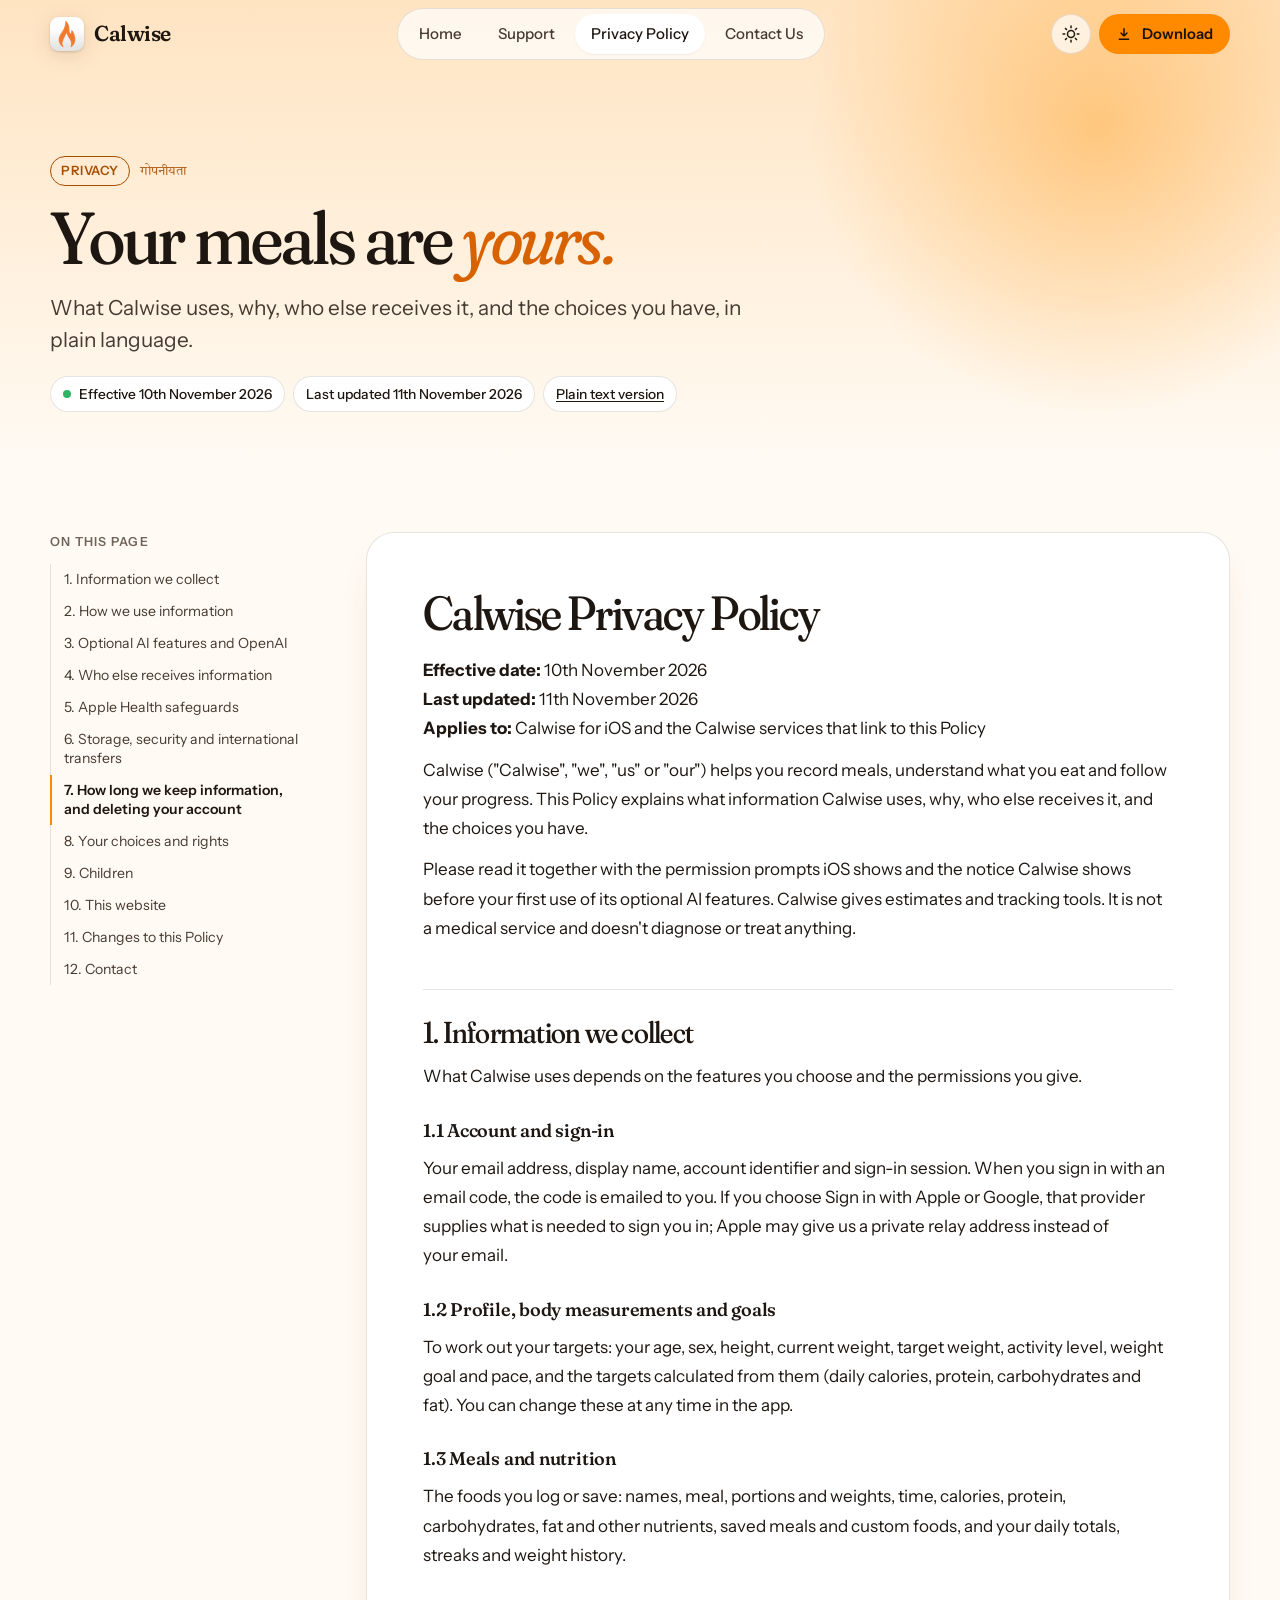
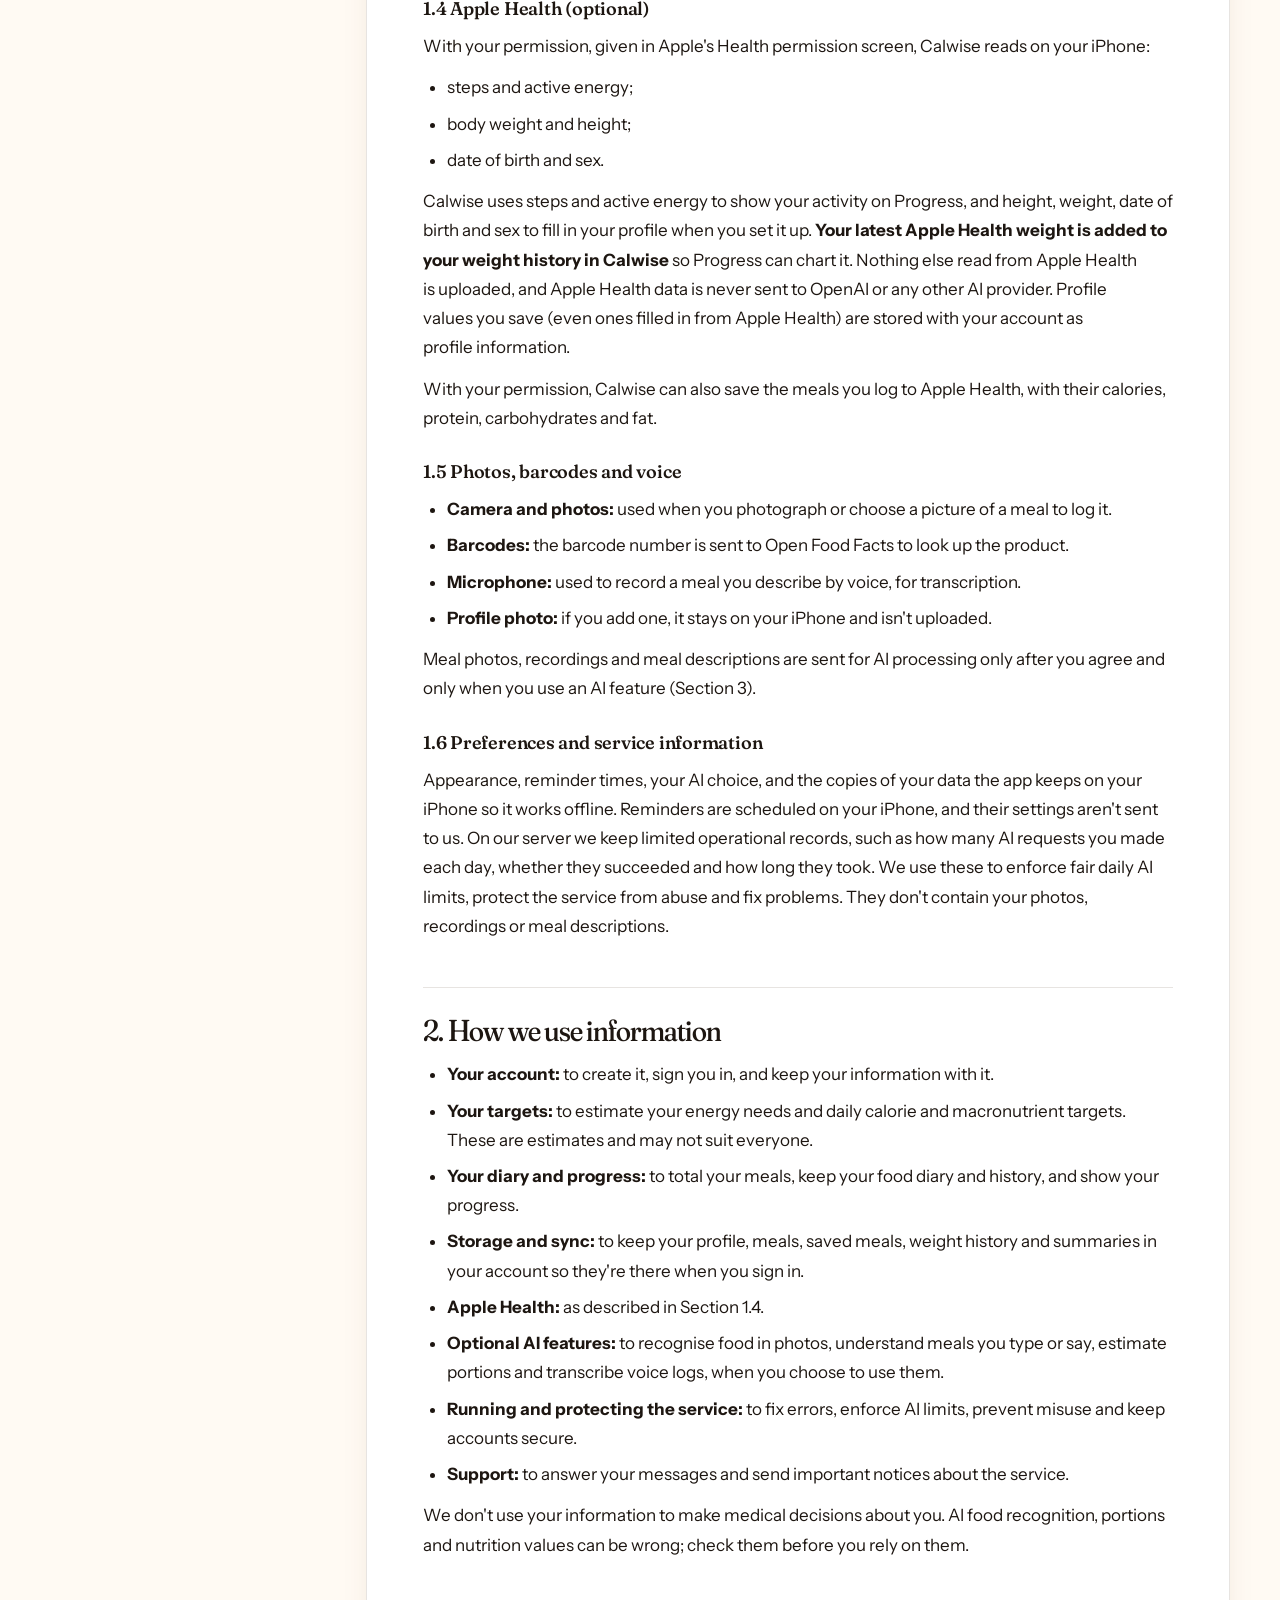
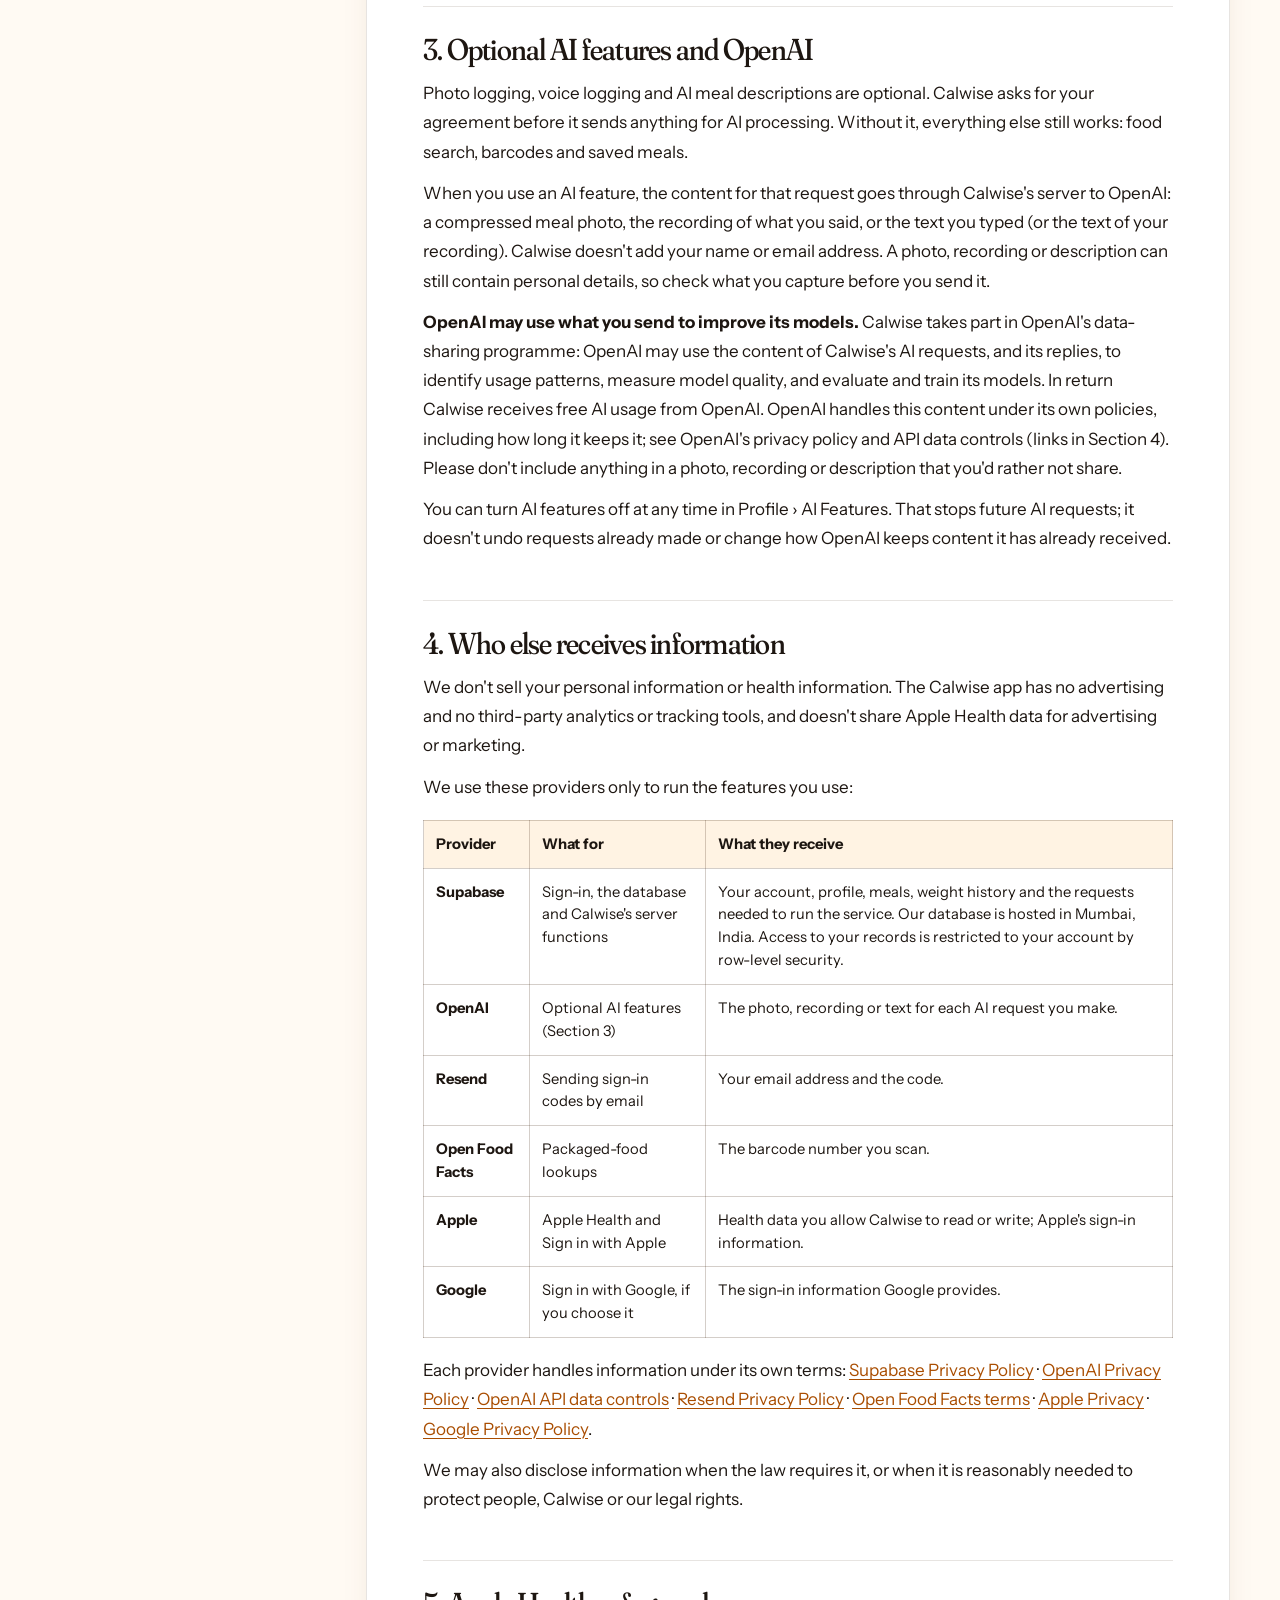
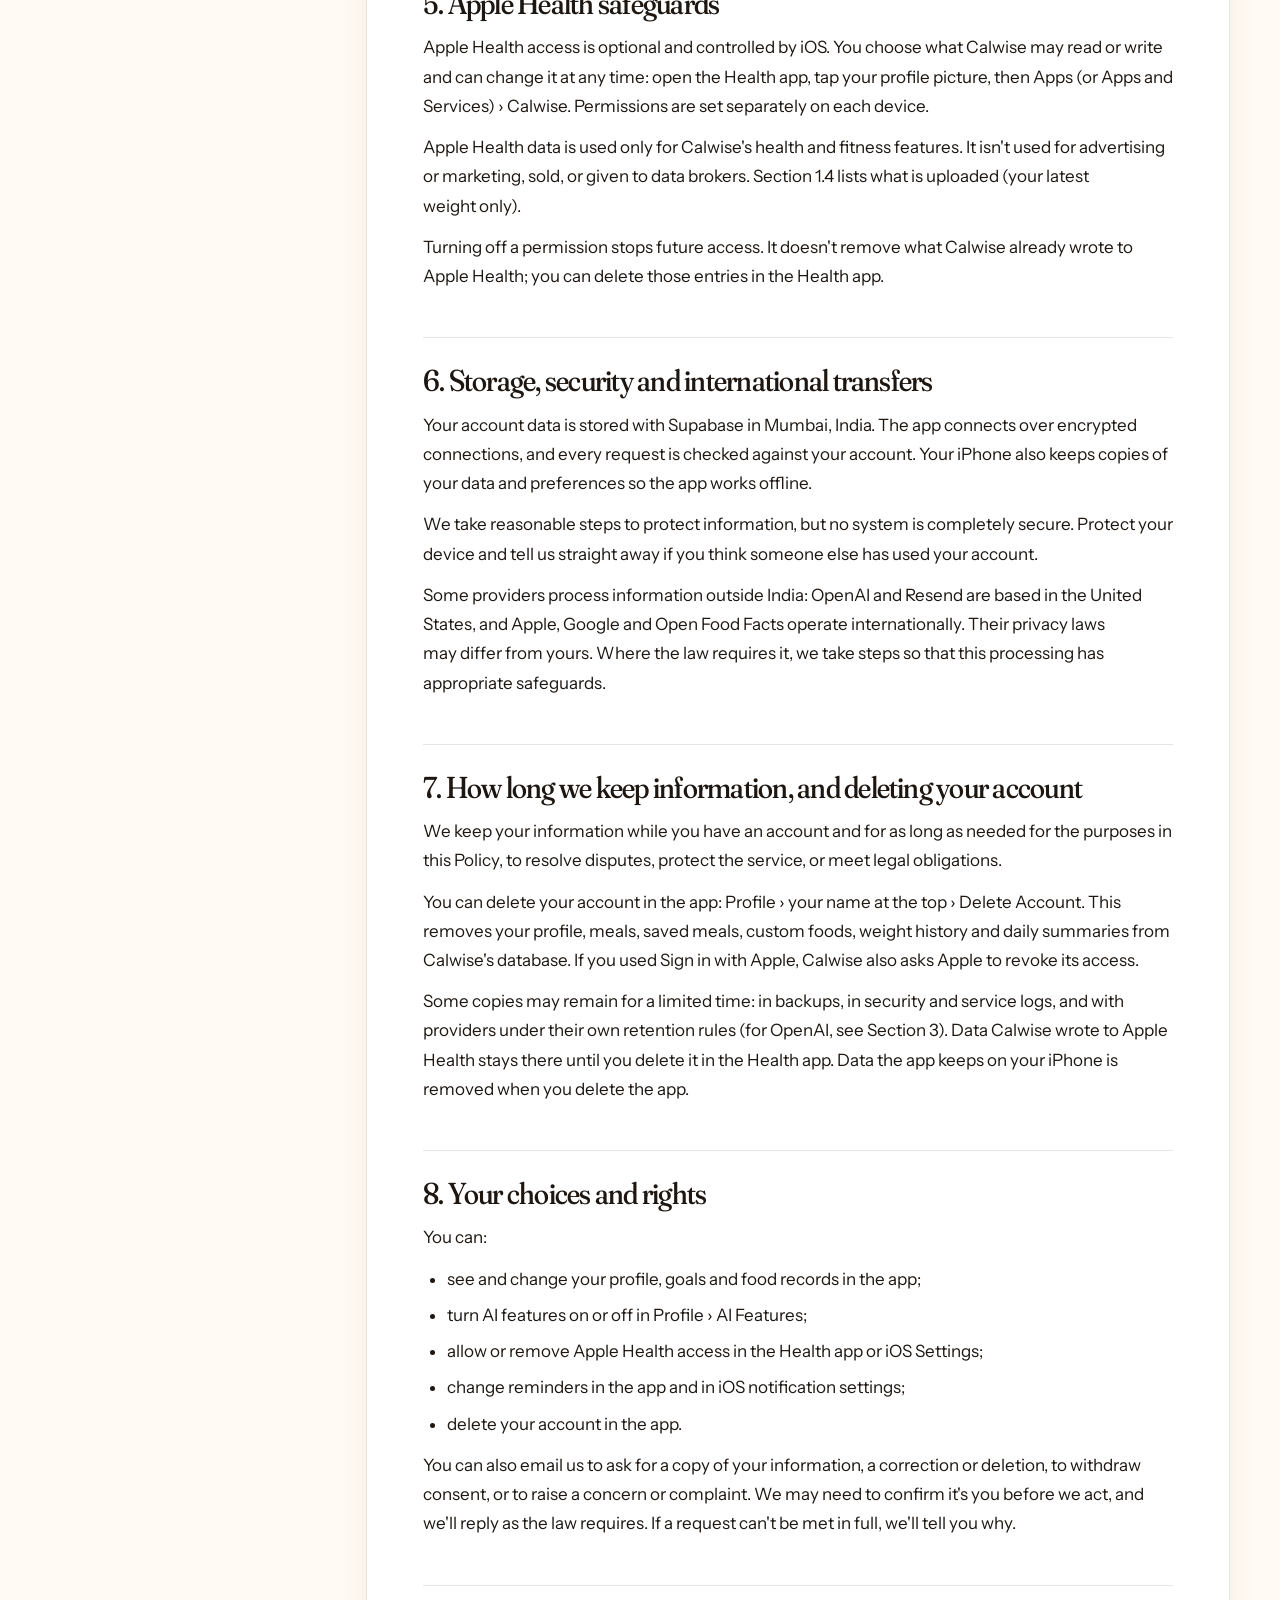
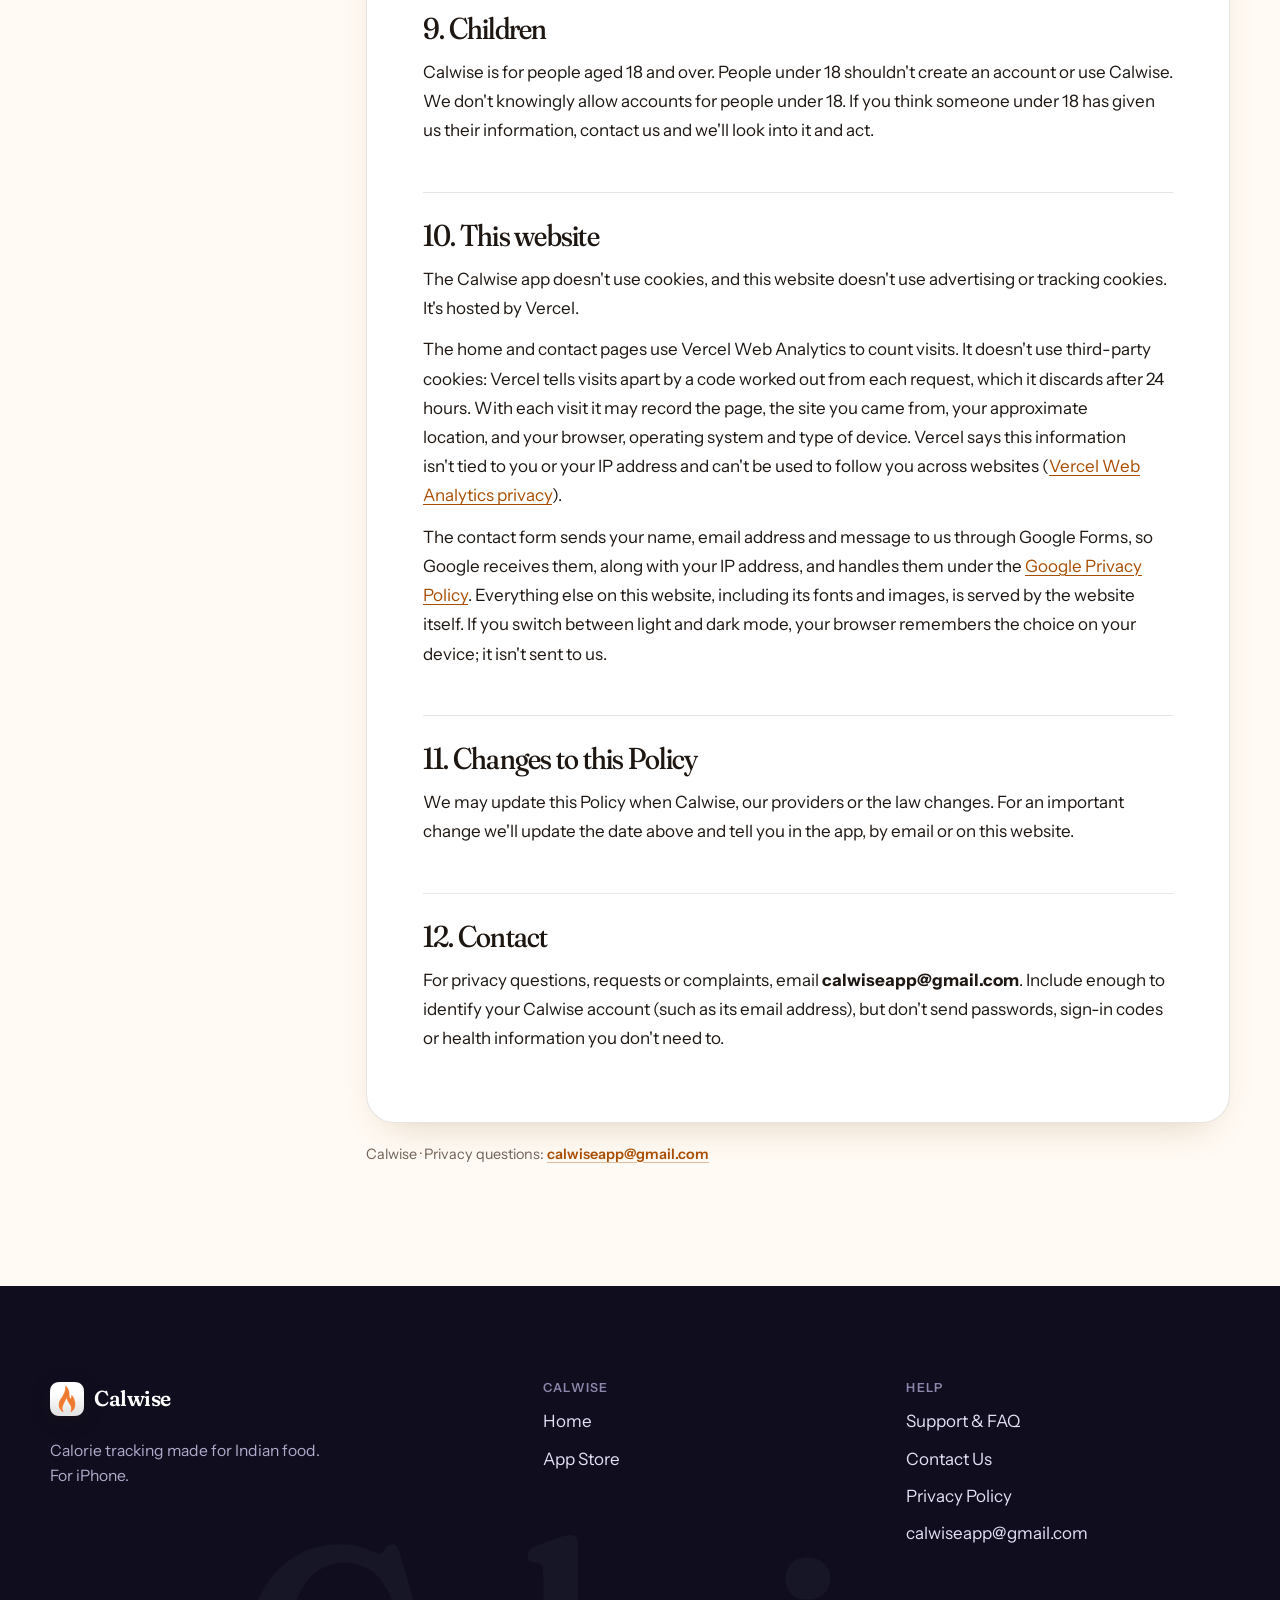
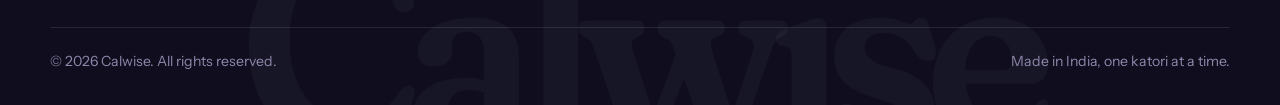
<file: privacy-policy.html>
<!DOCTYPE html>
<html lang="en">
  <head>
    <meta charset="UTF-8" />
    <meta name="viewport" content="width=device-width, initial-scale=1.0" />
    <title>Privacy Policy — Calwise</title>
    <meta name="description" content="Learn how Calwise collects, uses, stores, and protects your personal information, including optional Apple Health and AI features." />
    <link rel="canonical" href="https://calwise.tech/privacy-policy.html" />
    <meta name="robots" content="index,follow" />
    <meta name="theme-color" content="#ffe4c2" media="(prefers-color-scheme: light)" />
    <meta name="theme-color" content="#120f0d" media="(prefers-color-scheme: dark)" />
    <meta name="apple-itunes-app" content="app-id=6761990106" />
    <meta property="og:site_name" content="Calwise" />
    <meta property="og:type" content="website" />
    <meta property="og:url" content="https://calwise.tech/privacy-policy.html" />
    <meta property="og:title" content="Privacy Policy — Calwise" />
    <meta property="og:description" content="Learn how Calwise collects, uses, stores, and protects your personal information, including optional Apple Health and AI features." />
    <meta property="og:image" content="https://calwise.tech/assets/img/og.png" />
    <meta name="twitter:card" content="summary_large_image" />
    <meta name="twitter:title" content="Privacy Policy — Calwise" />
    <meta name="twitter:description" content="Learn how Calwise collects, uses, stores, and protects your personal information, including optional Apple Health and AI features." />
    <meta name="twitter:image" content="https://calwise.tech/assets/img/og.png" />
    <link rel="icon" type="image/png" sizes="32x32" href="./assets/img/icon-32.png" />
    <link rel="icon" type="image/png" sizes="192x192" href="./assets/img/icon-192.png" />
    <link rel="apple-touch-icon" href="./assets/img/icon-180.png" />
    <link rel="preload" href="./assets/fonts/fraunces-normal-latin.woff2" as="font" type="font/woff2" crossorigin />
    <link rel="preload" href="./assets/fonts/instrument-sans-normal-latin.woff2" as="font" type="font/woff2" crossorigin />
    <link rel="stylesheet" href="./assets/fonts/fonts.css" />
    <link rel="stylesheet" href="./styles.css" />
    <link rel="stylesheet" href="./assets/css/pages.css" />
    <script>
      (function () {
        var d = document.documentElement;
        d.classList.add('js');
        var t = null;
        try { t = localStorage.getItem('calwise-theme'); } catch (e) {}
        if (t !== 'light' && t !== 'dark') {
          var m = /(?:^|;)calwise-theme:(light|dark)(?:;|$)/.exec(window.name || '');
          t = m ? m[1] : null;
        }
        if (t) d.setAttribute('data-theme', t);
      })();
    </script>
  </head>
  <body>
    <a class="skip-link" href="#main">Skip to content</a>

    <header class="site-header" id="siteHeader">
      <div class="container nav-wrap">
        <a href="./index.html" class="brand" aria-label="Calwise home">
          <img src="./assets/img/icon-64.png" alt="" class="for-light brand-logo" width="34" height="34" /><img src="./assets/img/icon-dark-64.png" alt="" class="for-dark brand-logo" width="34" height="34" />
          <span>Calwise</span>
        </a>

        <nav class="desktop-nav" aria-label="Main navigation">
          <a href="./index.html">Home</a>
          <a href="./support.html">Support</a>
          <a href="./privacy-policy.html" aria-current="page">Privacy Policy</a>
          <a href="./contact.html">Contact Us</a>
        </nav>

        <div class="nav-actions">
          <button class="icon-btn theme-toggle" type="button" data-theme-toggle aria-label="Switch theme">
            <svg width="20" height="20" viewBox="0 0 24 24" fill="none" stroke="currentColor" stroke-width="1.8" stroke-linecap="round" aria-hidden="true">
              <g class="sun"><circle cx="12" cy="12" r="4.2" /><path d="M12 2.5v2M12 19.5v2M2.5 12h2M19.5 12h2M5.3 5.3l1.4 1.4M17.3 17.3l1.4 1.4M5.3 18.7l1.4-1.4M17.3 6.7l1.4-1.4" /></g>
              <path class="moon" d="M20 14.5A8 8 0 1 1 9.5 4a6.5 6.5 0 0 0 10.5 10.5z" />
            </svg>
          </button>
          <a class="btn btn-saffron nav-cta" href="https://apps.apple.com/in/app/calwise-indian-calorie-tracker/id6761990106" target="_blank" rel="noopener noreferrer">
            <svg width="16" height="16" viewBox="0 0 24 24" fill="none" stroke="currentColor" stroke-width="2.2" stroke-linecap="round" stroke-linejoin="round" aria-hidden="true"><path d="M12 4v11m0 0-4.5-4.5M12 15l4.5-4.5M5 20h14" /></svg>
            <span class="label-long">Download</span><span class="label-short">Get</span>
          </a>
          <button class="menu-toggle" id="menuToggle" type="button" aria-expanded="false" aria-controls="mobileNav" aria-label="Menu">
            <span></span><span></span><span></span>
          </button>
        </div>
      </div>

      <nav class="mobile-nav" id="mobileNav" aria-label="Mobile navigation">
        <a href="./index.html">Home</a>
          <a href="./support.html">Support</a>
          <a href="./privacy-policy.html" aria-current="page">Privacy Policy</a>
          <a href="./contact.html">Contact Us</a>
        <a class="btn btn-saffron" href="https://apps.apple.com/in/app/calwise-indian-calorie-tracker/id6761990106" target="_blank" rel="noopener noreferrer">Download on the App Store</a>
      </nav>
    </header>

    <div class="read-progress" id="readProgress" aria-hidden="true"></div>

    <section class="page-hero" aria-label="About this policy">
      <div class="container">
        <p class="stamp"><span class="stamp-time">Privacy</span><span class="deva" lang="hi">गोपनीयता</span></p>
        <p class="display" style="font-size: clamp(2.5rem, 1.6rem + 4vw, 4.6rem); margin-top: 14px;">Your meals are <em>yours.</em></p>
        <p class="lead">What Calwise uses, why, who else receives it, and the choices you have, in plain language.</p>
        <div class="policy-meta">
          <span class="pill"><span class="dot" style="color: var(--leaf)"></span>Effective 10th November 2026</span>
          <span class="pill">Last updated 11th November 2026</span>
          <a class="pill" href="./PRIVACY_POLICY.md">Plain text version</a>
        </div>
      </div>
    </section>

    <main id="main" class="page-main">
      <div class="container policy-layout">
        <nav class="policy-toc" id="policyToc" aria-label="Policy sections">
          <p>On this page</p>
          <ol role="list"></ol>
        </nav>
        <div>
<article class="policy"><h1 id="calwise-privacy-policy">Calwise Privacy Policy</h1>
<p><strong>Effective date:</strong> 10th November 2026<br />
<strong>Last updated:</strong> 11th November 2026<br />
<strong>Applies to:</strong> Calwise for iOS and the Calwise services that link to this Policy</p>
<p>Calwise ("Calwise", "we", "us" or "our") helps you record meals, understand what you eat and follow your progress. This Policy explains what information Calwise uses, why, who else receives it, and the choices you have.</p>
<p>Please read it together with the permission prompts iOS shows and the notice Calwise shows before your first use of its optional AI features. Calwise gives estimates and tracking tools. It is not a medical service and doesn't diagnose or treat anything.</p>
<h2 id="1-information-we-collect">1. Information we collect</h2>
<p>What Calwise uses depends on the features you choose and the permissions you give.</p>
<h3 id="1-1-account-and-sign-in">1.1 Account and sign-in</h3>
<p>Your email address, display name, account identifier and sign-in session. When you sign in with an email code, the code is emailed to you. If you choose Sign in with Apple or Google, that provider supplies what is needed to sign you in; Apple may give us a private relay address instead of your email.</p>
<h3 id="1-2-profile-body-measurements-and-goals">1.2 Profile, body measurements and goals</h3>
<p>To work out your targets: your age, sex, height, current weight, target weight, activity level, weight goal and pace, and the targets calculated from them (daily calories, protein, carbohydrates and fat). You can change these at any time in the app.</p>
<h3 id="1-3-meals-and-nutrition">1.3 Meals and nutrition</h3>
<p>The foods you log or save: names, meal, portions and weights, time, calories, protein, carbohydrates, fat and other nutrients, saved meals and custom foods, and your daily totals, streaks and weight history.</p>
<h3 id="1-4-apple-health-optional">1.4 Apple Health (optional)</h3>
<p>With your permission, given in Apple's Health permission screen, Calwise reads on your iPhone:</p>
<ul>
<li>steps and active energy;</li>
<li>body weight and height;</li>
<li>date of birth and sex.</li>
</ul>
<p>Calwise uses steps and active energy to show your activity on Progress, and height, weight, date of birth and sex to fill in your profile when you set it up. <strong>Your latest Apple Health weight is added to your weight history in Calwise</strong> so Progress can chart it. Nothing else read from Apple Health is uploaded, and Apple Health data is never sent to OpenAI or any other AI provider. Profile values you save (even ones filled in from Apple Health) are stored with your account as profile information.</p>
<p>With your permission, Calwise can also save the meals you log to Apple Health, with their calories, protein, carbohydrates and fat.</p>
<h3 id="1-5-photos-barcodes-and-voice">1.5 Photos, barcodes and voice</h3>
<ul>
<li><strong>Camera and photos:</strong> used when you photograph or choose a picture of a meal to log it.</li>
<li><strong>Barcodes:</strong> the barcode number is sent to Open Food Facts to look up the product.</li>
<li><strong>Microphone:</strong> used to record a meal you describe by voice, for transcription.</li>
<li><strong>Profile photo:</strong> if you add one, it stays on your iPhone and isn't uploaded.</li>
</ul>
<p>Meal photos, recordings and meal descriptions are sent for AI processing only after you agree and only when you use an AI feature (Section 3).</p>
<h3 id="1-6-preferences-and-service-information">1.6 Preferences and service information</h3>
<p>Appearance, reminder times, your AI choice, and the copies of your data the app keeps on your iPhone so it works offline. Reminders are scheduled on your iPhone, and their settings aren't sent to us. On our server we keep limited operational records, such as how many AI requests you made each day, whether they succeeded and how long they took. We use these to enforce fair daily AI limits, protect the service from abuse and fix problems. They don't contain your photos, recordings or meal descriptions.</p>
<h2 id="2-how-we-use-information">2. How we use information</h2>
<ul>
<li><strong>Your account:</strong> to create it, sign you in, and keep your information with it.</li>
<li><strong>Your targets:</strong> to estimate your energy needs and daily calorie and macronutrient targets. These are estimates and may not suit everyone.</li>
<li><strong>Your diary and progress:</strong> to total your meals, keep your food diary and history, and show your progress.</li>
<li><strong>Storage and sync:</strong> to keep your profile, meals, saved meals, weight history and summaries in your account so they're there when you sign in.</li>
<li><strong>Apple Health:</strong> as described in Section 1.4.</li>
<li><strong>Optional AI features:</strong> to recognise food in photos, understand meals you type or say, estimate portions and transcribe voice logs, when you choose to use them.</li>
<li><strong>Running and protecting the service:</strong> to fix errors, enforce AI limits, prevent misuse and keep accounts secure.</li>
<li><strong>Support:</strong> to answer your messages and send important notices about the service.</li>
</ul>
<p>We don't use your information to make medical decisions about you. AI food recognition, portions and nutrition values can be wrong; check them before you rely on them.</p>
<h2 id="3-optional-ai-features-and-openai">3. Optional AI features and OpenAI</h2>
<p>Photo logging, voice logging and AI meal descriptions are optional. Calwise asks for your agreement before it sends anything for AI processing. Without it, everything else still works: food search, barcodes and saved meals.</p>
<p>When you use an AI feature, the content for that request goes through Calwise's server to OpenAI: a compressed meal photo, the recording of what you said, or the text you typed (or the text of your recording). Calwise doesn't add your name or email address. A photo, recording or description can still contain personal details, so check what you capture before you send it.</p>
<p><strong>OpenAI may use what you send to improve its models.</strong> Calwise takes part in OpenAI's data-sharing programme: OpenAI may use the content of Calwise's AI requests, and its replies, to identify usage patterns, measure model quality, and evaluate and train its models. In return Calwise receives free AI usage from OpenAI. OpenAI handles this content under its own policies, including how long it keeps it; see OpenAI's privacy policy and API data controls (links in Section 4). Please don't include anything in a photo, recording or description that you'd rather not share.</p>
<p>You can turn AI features off at any time in Profile › AI Features. That stops future AI requests; it doesn't undo requests already made or change how OpenAI keeps content it has already received.</p>
<h2 id="4-who-else-receives-information">4. Who else receives information</h2>
<p>We don't sell your personal information or health information. The Calwise app has no advertising and no third-party analytics or tracking tools, and doesn't share Apple Health data for advertising or marketing.</p>
<p>We use these providers only to run the features you use:</p>
<table>
<thead><tr><th>Provider</th><th>What for</th><th>What they receive</th></tr></thead>
<tbody>
<tr><td><strong>Supabase</strong></td><td>Sign-in, the database and Calwise's server functions</td><td>Your account, profile, meals, weight history and the requests needed to run the service. Our database is hosted in Mumbai, India. Access to your records is restricted to your account by row-level security.</td></tr>
<tr><td><strong>OpenAI</strong></td><td>Optional AI features (Section 3)</td><td>The photo, recording or text for each AI request you make.</td></tr>
<tr><td><strong>Resend</strong></td><td>Sending sign-in codes by email</td><td>Your email address and the code.</td></tr>
<tr><td><strong>Open Food Facts</strong></td><td>Packaged-food lookups</td><td>The barcode number you scan.</td></tr>
<tr><td><strong>Apple</strong></td><td>Apple Health and Sign in with Apple</td><td>Health data you allow Calwise to read or write; Apple's sign-in information.</td></tr>
<tr><td><strong>Google</strong></td><td>Sign in with Google, if you choose it</td><td>The sign-in information Google provides.</td></tr>
</tbody>
</table>
<p>Each provider handles information under its own terms: <a href="https://supabase.com/privacy" target="_blank" rel="noopener noreferrer">Supabase Privacy Policy</a> · <a href="https://openai.com/policies/privacy-policy/" target="_blank" rel="noopener noreferrer">OpenAI Privacy Policy</a> · <a href="https://developers.openai.com/api/docs/guides/your-data" target="_blank" rel="noopener noreferrer">OpenAI API data controls</a> · <a href="https://resend.com/legal/privacy-policy" target="_blank" rel="noopener noreferrer">Resend Privacy Policy</a> · <a href="https://world.openfoodfacts.org/terms-of-use" target="_blank" rel="noopener noreferrer">Open Food Facts terms</a> · <a href="https://www.apple.com/legal/privacy/" target="_blank" rel="noopener noreferrer">Apple Privacy</a> · <a href="https://policies.google.com/privacy" target="_blank" rel="noopener noreferrer">Google Privacy Policy</a>.</p>
<p>We may also disclose information when the law requires it, or when it is reasonably needed to protect people, Calwise or our legal rights.</p>
<h2 id="5-apple-health-safeguards">5. Apple Health safeguards</h2>
<p>Apple Health access is optional and controlled by iOS. You choose what Calwise may read or write and can change it at any time: open the Health app, tap your profile picture, then Apps (or Apps and Services) › Calwise. Permissions are set separately on each device.</p>
<p>Apple Health data is used only for Calwise's health and fitness features. It isn't used for advertising or marketing, sold, or given to data brokers. Section 1.4 lists what is uploaded (your latest weight only).</p>
<p>Turning off a permission stops future access. It doesn't remove what Calwise already wrote to Apple Health; you can delete those entries in the Health app.</p>
<h2 id="6-storage-security-and-international-transfers">6. Storage, security and international transfers</h2>
<p>Your account data is stored with Supabase in Mumbai, India. The app connects over encrypted connections, and every request is checked against your account. Your iPhone also keeps copies of your data and preferences so the app works offline.</p>
<p>We take reasonable steps to protect information, but no system is completely secure. Protect your device and tell us straight away if you think someone else has used your account.</p>
<p>Some providers process information outside India: OpenAI and Resend are based in the United States, and Apple, Google and Open Food Facts operate internationally. Their privacy laws may differ from yours. Where the law requires it, we take steps so that this processing has appropriate safeguards.</p>
<h2 id="7-how-long-we-keep-information-and-deleting-your-account">7. How long we keep information, and deleting your account</h2>
<p>We keep your information while you have an account and for as long as needed for the purposes in this Policy, to resolve disputes, protect the service, or meet legal obligations.</p>
<p>You can delete your account in the app: Profile › your name at the top › Delete Account. This removes your profile, meals, saved meals, custom foods, weight history and daily summaries from Calwise's database. If you used Sign in with Apple, Calwise also asks Apple to revoke its access.</p>
<p>Some copies may remain for a limited time: in backups, in security and service logs, and with providers under their own retention rules (for OpenAI, see Section 3). Data Calwise wrote to Apple Health stays there until you delete it in the Health app. Data the app keeps on your iPhone is removed when you delete the app.</p>
<h2 id="8-your-choices-and-rights">8. Your choices and rights</h2>
<p>You can:</p>
<ul>
<li>see and change your profile, goals and food records in the app;</li>
<li>turn AI features on or off in Profile › AI Features;</li>
<li>allow or remove Apple Health access in the Health app or iOS Settings;</li>
<li>change reminders in the app and in iOS notification settings;</li>
<li>delete your account in the app.</li>
</ul>
<p>You can also email us to ask for a copy of your information, a correction or deletion, to withdraw consent, or to raise a concern or complaint. We may need to confirm it's you before we act, and we'll reply as the law requires. If a request can't be met in full, we'll tell you why.</p>
<h2 id="9-children">9. Children</h2>
<p>Calwise is for people aged 18 and over. People under 18 shouldn't create an account or use Calwise. We don't knowingly allow accounts for people under 18. If you think someone under 18 has given us their information, contact us and we'll look into it and act.</p>
<h2 id="10-this-website">10. This website</h2>
<p>The Calwise app doesn't use cookies, and this website doesn't use advertising or tracking cookies. It's hosted by Vercel.</p>
<p>The home and contact pages use Vercel Web Analytics to count visits. It doesn't use third-party cookies: Vercel tells visits apart by a code worked out from each request, which it discards after 24 hours. With each visit it may record the page, the site you came from, your approximate location, and your browser, operating system and type of device. Vercel says this information isn't tied to you or your IP address and can't be used to follow you across websites (<a href="https://vercel.com/docs/analytics/privacy-policy" target="_blank" rel="noopener noreferrer">Vercel Web Analytics privacy</a>).</p>
<p>The contact form sends your name, email address and message to us through Google Forms, so Google receives them, along with your IP address, and handles them under the <a href="https://policies.google.com/privacy" target="_blank" rel="noopener noreferrer">Google Privacy Policy</a>. Everything else on this website, including its fonts and images, is served by the website itself. If you switch between light and dark mode, your browser remembers the choice on your device; it isn't sent to us.</p>
<h2 id="11-changes-to-this-policy">11. Changes to this Policy</h2>
<p>We may update this Policy when Calwise, our providers or the law changes. For an important change we'll update the date above and tell you in the app, by email or on this website.</p>
<h2 id="12-contact">12. Contact</h2>
<p>For privacy questions, requests or complaints, email <strong>calwiseapp@gmail.com</strong>. Include enough to identify your Calwise account (such as its email address), but don't send passwords, sign-in codes or health information you don't need to.</p>
</article>
          <p class="policy-note">Calwise · Privacy questions: <a class="text-link" href="mailto:calwiseapp@gmail.com">calwiseapp@gmail.com</a></p>
        </div>
      </div>
    </main>

    <button class="icon-btn to-top no-print" id="toTop" type="button" aria-label="Back to top">
      <svg width="18" height="18" viewBox="0 0 24 24" fill="none" stroke="currentColor" stroke-width="2.2" stroke-linecap="round" stroke-linejoin="round" aria-hidden="true"><path d="M12 19V5m0 0-6 6m6-6 6 6" /></svg>
    </button>

    <footer class="site-footer">
      <div class="container">
        <div class="footer-grid">
          <div>
            <a href="./index.html" class="brand footer-brand" aria-label="Calwise home">
              <img src="./assets/img/icon-64.png" alt="" class="for-light brand-logo" width="34" height="34" /><img src="./assets/img/icon-dark-64.png" alt="" class="for-dark brand-logo" width="34" height="34" />
              <span>Calwise</span>
            </a>
            <p class="footer-tag">Calorie tracking made for Indian food. For iPhone.</p>
          </div>
          <nav class="footer-col" aria-labelledby="footerApp">
            <h2 id="footerApp">Calwise</h2>
            <ul role="list">
              <li><a href="./index.html">Home</a></li>
              <li><a href="https://apps.apple.com/in/app/calwise-indian-calorie-tracker/id6761990106" target="_blank" rel="noopener noreferrer">App Store</a></li>
            </ul>
          </nav>
          <nav class="footer-col" aria-labelledby="footerHelp">
            <h2 id="footerHelp">Help</h2>
            <ul role="list">
              <li><a href="./support.html">Support &amp; FAQ</a></li>
              <li><a href="./contact.html">Contact Us</a></li>
              <li><a href="./privacy-policy.html">Privacy Policy</a></li>
              <li><a href="mailto:calwiseapp@gmail.com">calwiseapp@gmail.com</a></li>
            </ul>
          </nav>
        </div>
        <div class="footer-base">
          <span>© <span data-year>2026</span> Calwise. All rights reserved.</span>
          <span>Made in India, one katori at a time.</span>
        </div>
      </div>
      <div class="footer-wordmark" aria-hidden="true">Calwise</div>
    </footer>

    <script src="./assets/js/site.js" defer></script>
    <script src="./assets/js/policy.js" defer></script>
  </body>
</html>
</file>
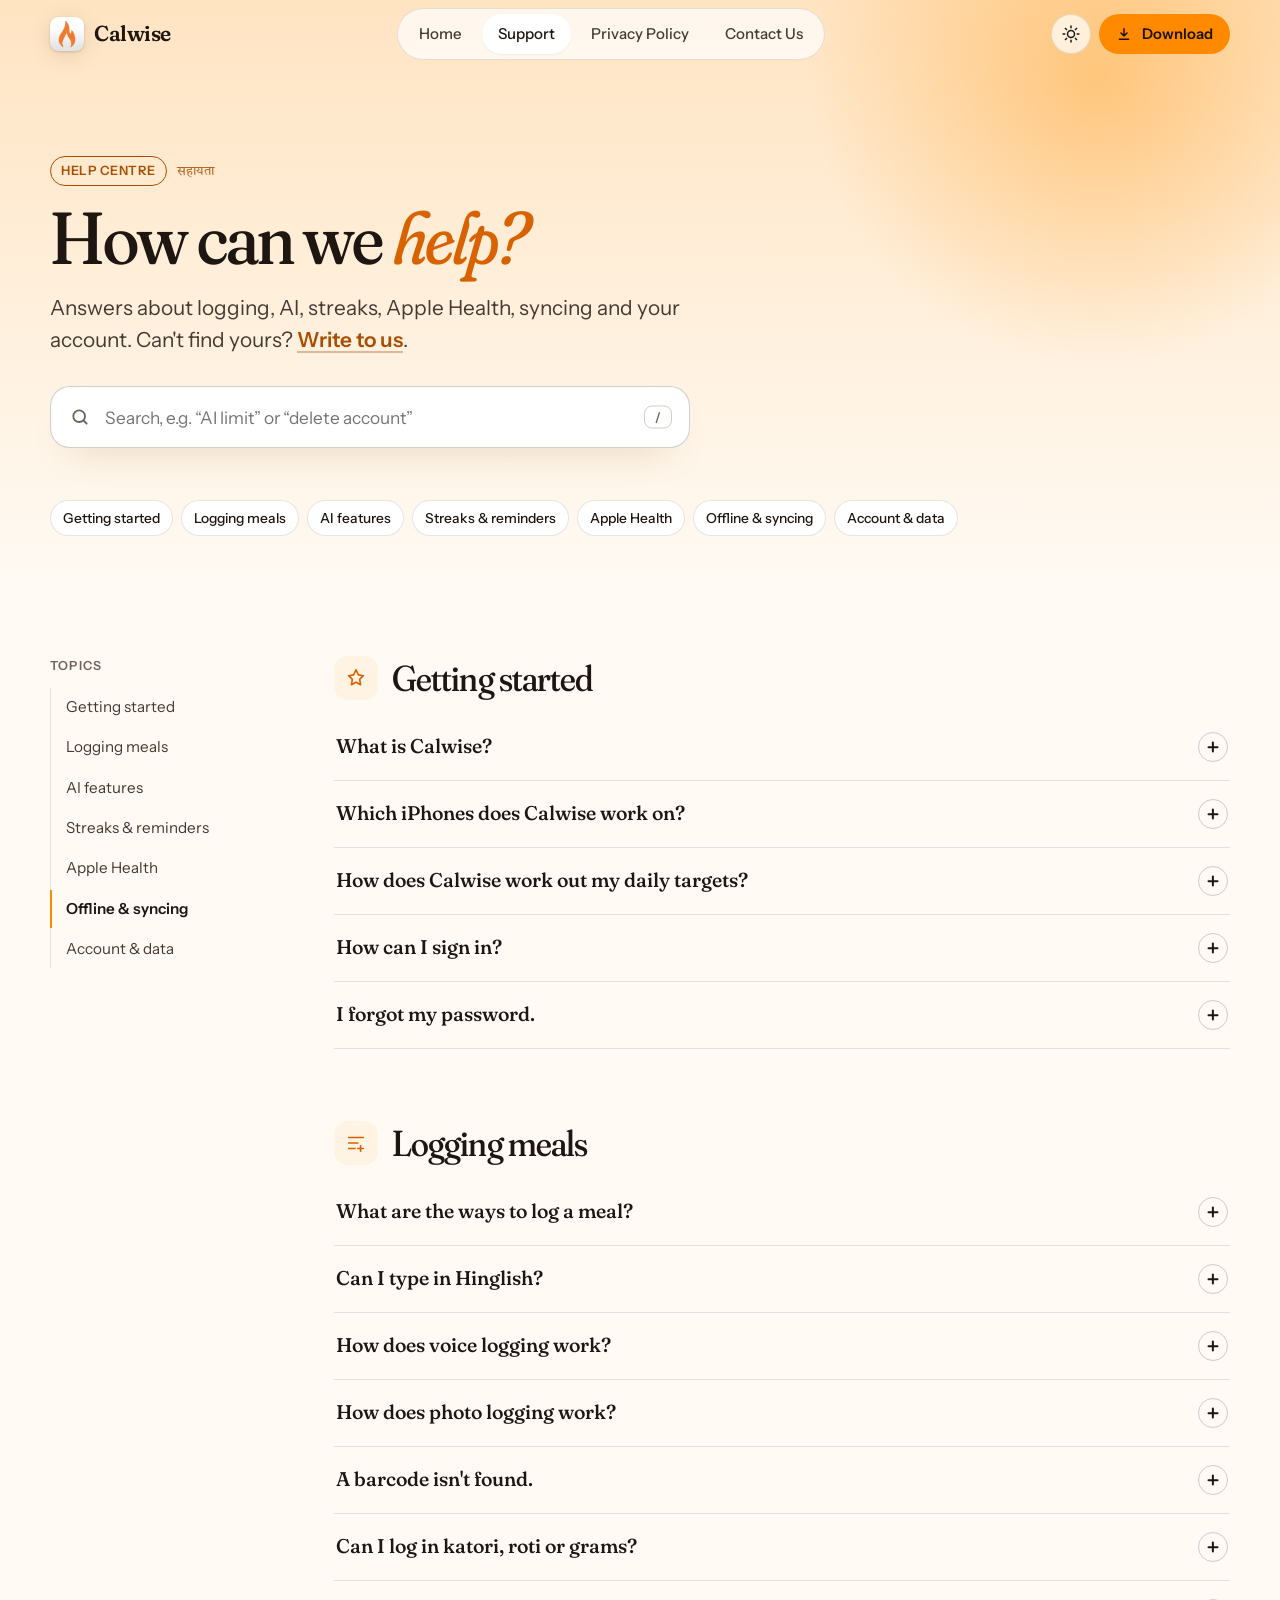
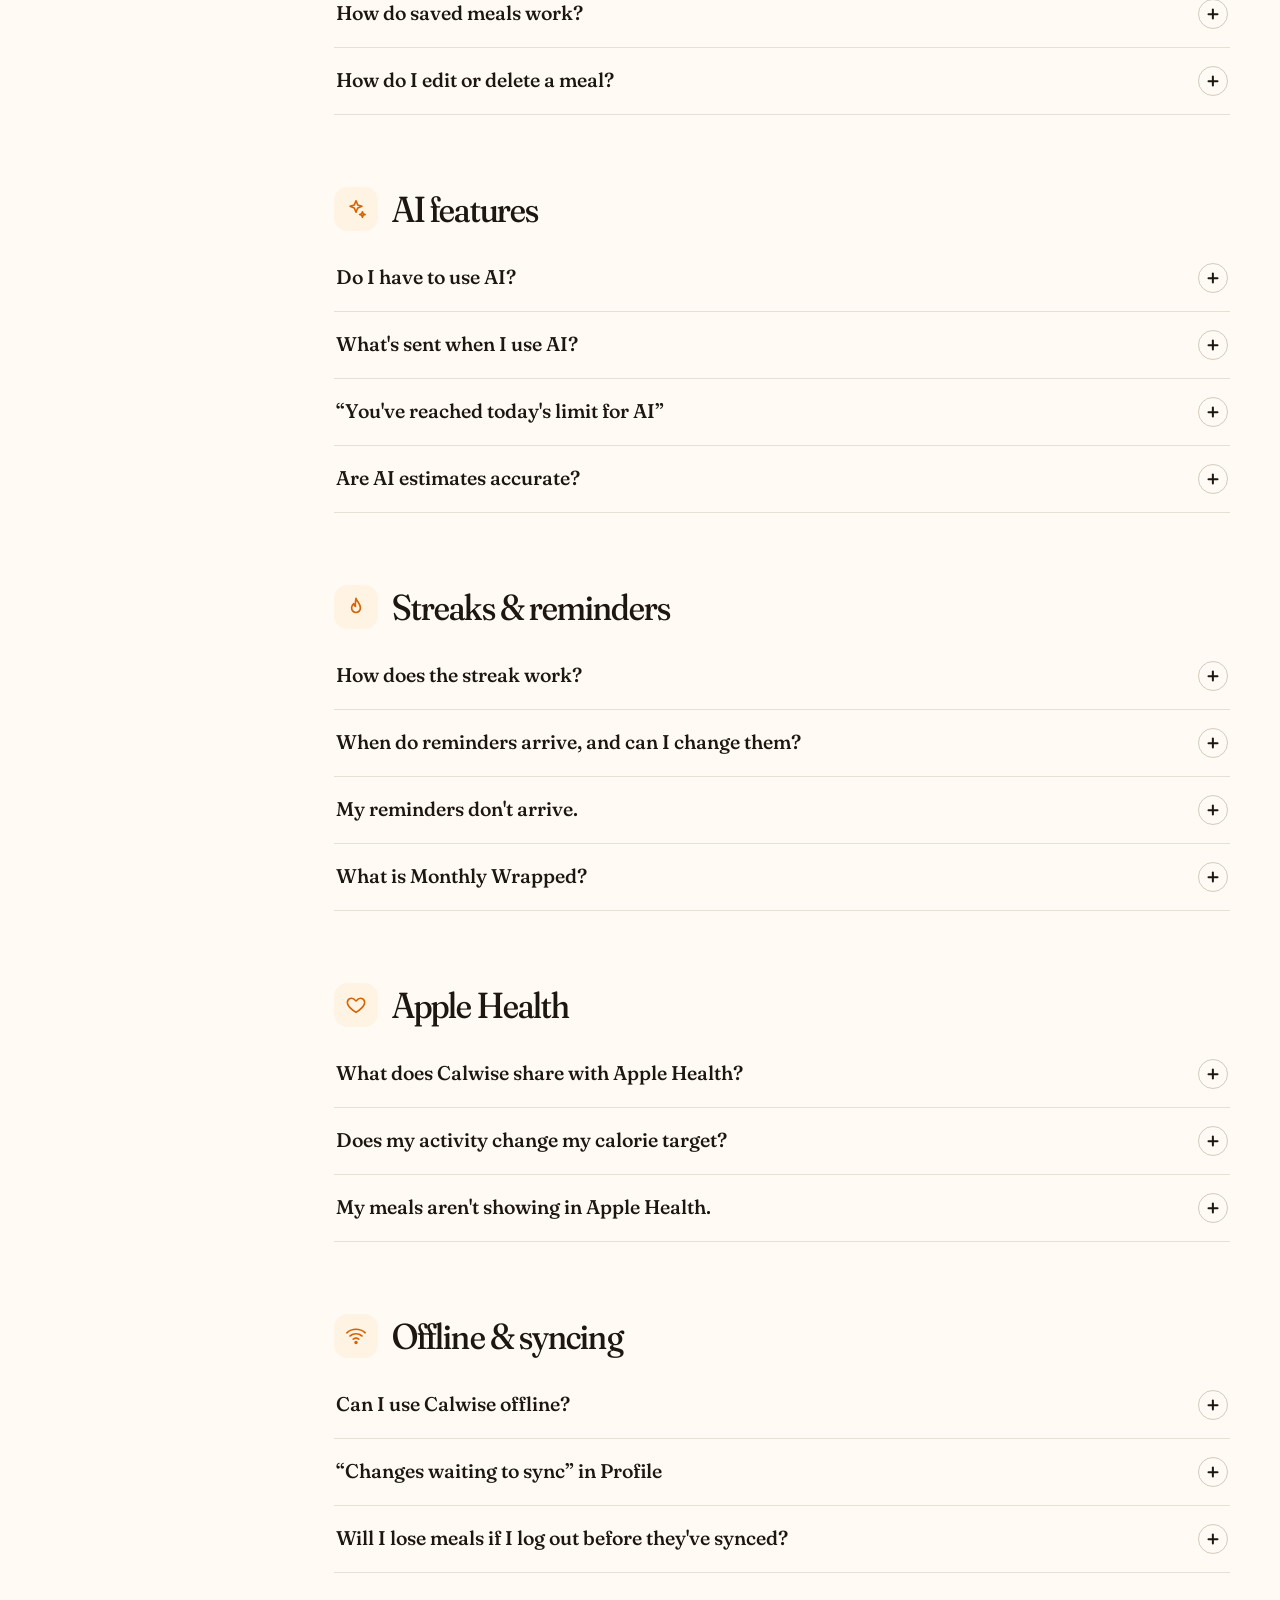
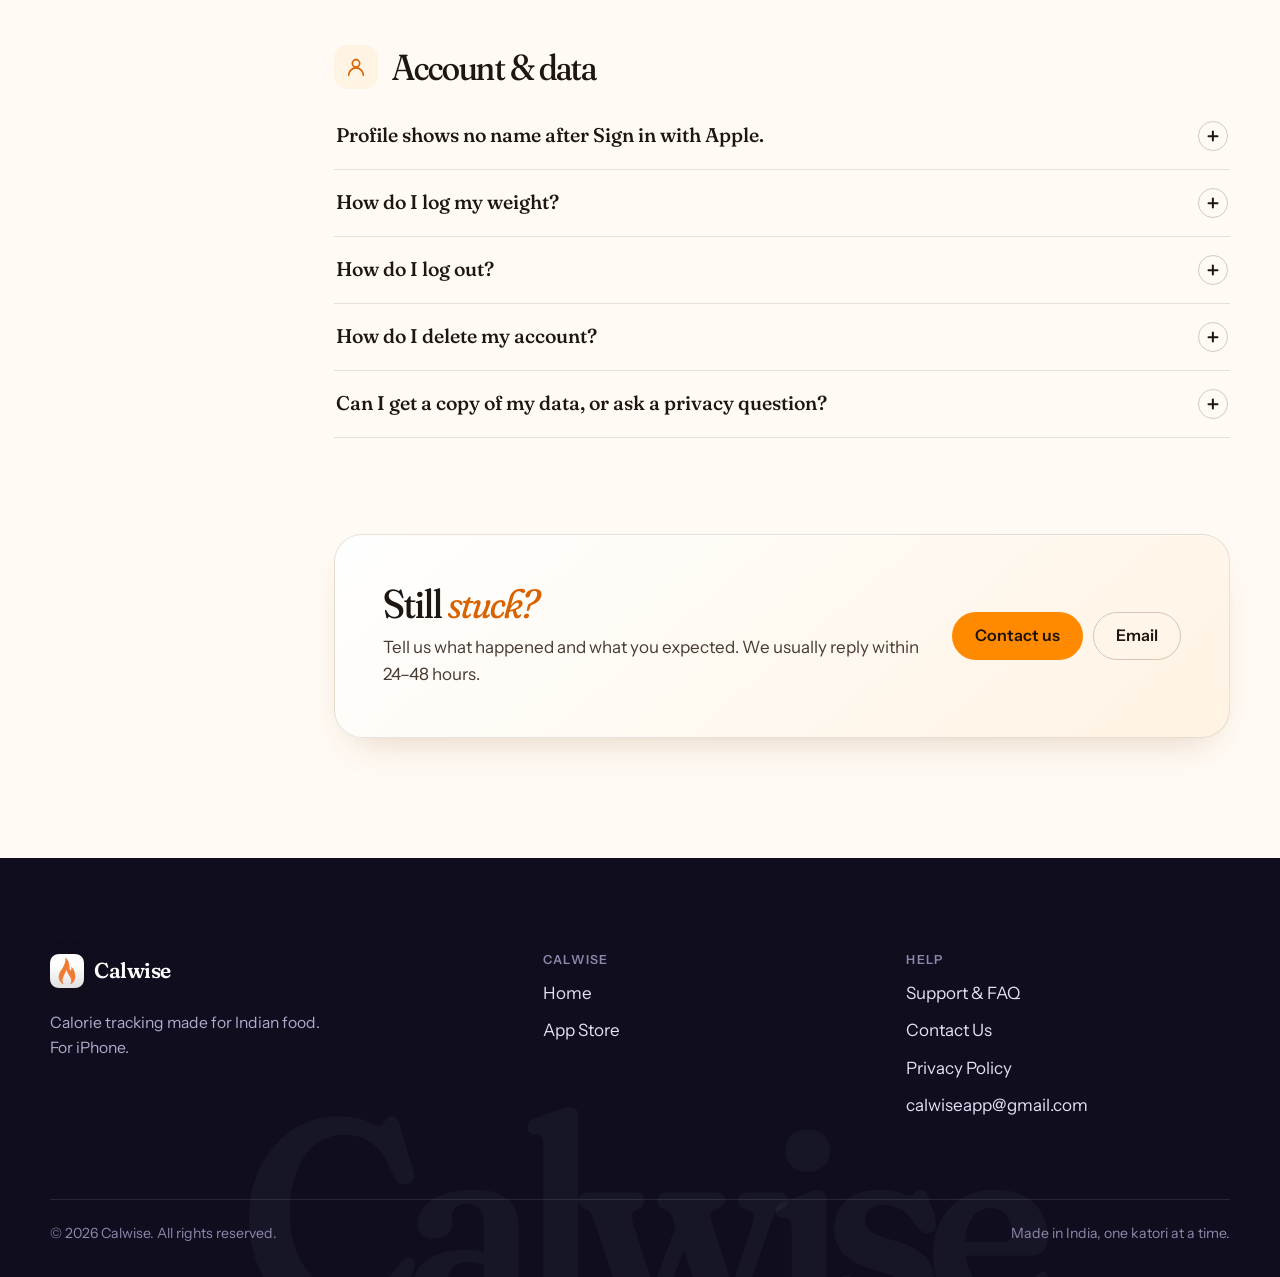
<file: support.html>
<!DOCTYPE html>
<html lang="en">
  <head>
    <meta charset="UTF-8" />
    <meta name="viewport" content="width=device-width, initial-scale=1.0" />
    <title>Support — Calwise</title>
    <meta name="description" content="Help with Calwise: logging meals by text, voice, photo or barcode, AI limits, streaks, reminders, Apple Health, syncing offline, and your account." />
    <link rel="canonical" href="https://calwise.tech/support.html" />
    <meta name="theme-color" content="#ffe4c2" media="(prefers-color-scheme: light)" />
    <meta name="theme-color" content="#120f0d" media="(prefers-color-scheme: dark)" />
    <meta name="apple-itunes-app" content="app-id=6761990106" />
    <meta property="og:site_name" content="Calwise" />
    <meta property="og:type" content="website" />
    <meta property="og:url" content="https://calwise.tech/support.html" />
    <meta property="og:title" content="Support — Calwise" />
    <meta property="og:description" content="Help with Calwise: logging meals by text, voice, photo or barcode, AI limits, streaks, reminders, Apple Health, syncing offline, and your account." />
    <meta property="og:image" content="https://calwise.tech/assets/img/og.png" />
    <meta name="twitter:card" content="summary_large_image" />
    <meta name="twitter:title" content="Support — Calwise" />
    <meta name="twitter:description" content="Help with Calwise: logging meals by text, voice, photo or barcode, AI limits, streaks, reminders, Apple Health, syncing offline, and your account." />
    <meta name="twitter:image" content="https://calwise.tech/assets/img/og.png" />
    <link rel="icon" type="image/png" sizes="32x32" href="./assets/img/icon-32.png" />
    <link rel="icon" type="image/png" sizes="192x192" href="./assets/img/icon-192.png" />
    <link rel="apple-touch-icon" href="./assets/img/icon-180.png" />
    <link rel="preload" href="./assets/fonts/fraunces-normal-latin.woff2" as="font" type="font/woff2" crossorigin />
    <link rel="preload" href="./assets/fonts/instrument-sans-normal-latin.woff2" as="font" type="font/woff2" crossorigin />
    <link rel="stylesheet" href="./assets/fonts/fonts.css" />
    <link rel="stylesheet" href="./styles.css" />
    <link rel="stylesheet" href="./assets/css/pages.css" />
    <script>
      (function () {
        var d = document.documentElement;
        d.classList.add('js');
        var t = null;
        try { t = localStorage.getItem('calwise-theme'); } catch (e) {}
        if (t !== 'light' && t !== 'dark') {
          var m = /(?:^|;)calwise-theme:(light|dark)(?:;|$)/.exec(window.name || '');
          t = m ? m[1] : null;
        }
        if (t) d.setAttribute('data-theme', t);
      })();
    </script>
    <script type="application/ld+json">
{
  "@context": "https://schema.org",
  "@type": "FAQPage",
  "mainEntity": [
    {
      "@type": "Question",
      "name": "What is Calwise?",
      "acceptedAnswer": {
        "@type": "Answer",
        "text": "Calwise is an iPhone app for tracking calories and nutrition, built around Indian food. You can log a meal by typing it (Hinglish is fine), saying it, photographing it, scanning a barcode or searching a catalogue of about 48,700 foods, most of them Indian dishes. Home shows today's calories against your target, with protein, carbs and fat. Progress shows your week, month and six months, your weight, your streak and a Monthly Wrapped story."
      }
    },
    {
      "@type": "Question",
      "name": "Which iPhones does Calwise work on?",
      "acceptedAnswer": {
        "@type": "Answer",
        "text": "Calwise 2.0 needs iOS 27 or later. iPhones that can't update to iOS 27 can keep using Calwise 1.1, which the App Store offers them automatically."
      }
    },
    {
      "@type": "Question",
      "name": "How does Calwise work out my daily targets?",
      "acceptedAnswer": {
        "@type": "Answer",
        "text": "Your daily calorie, protein, carb and fat targets come from your height, weight, age, sex, activity level, goal (lose, keep or gain weight) and pace, using the Mifflin-St Jeor formula. They're estimates, and they may not suit everyone. When you change any of those details in Profile, Calwise asks whether to work your targets out again. You can also set the targets yourself in Goals."
      }
    },
    {
      "@type": "Question",
      "name": "How can I sign in?",
      "acceptedAnswer": {
        "@type": "Answer",
        "text": "With your email and a password (we email you a 6-digit code to confirm the address), with Sign in with Apple, or with Sign in with Google. New accounts answer a few questions about you and your goal first, so your targets are ready as soon as you're in."
      }
    },
    {
      "@type": "Question",
      "name": "I forgot my password.",
      "acceptedAnswer": {
        "@type": "Answer",
        "text": "On the Log in screen, tap Forgot Password? We email a code to the address you typed (or ask for one). Enter the code, then choose a new password. No email? Check spam, and make sure it's the address you signed up with. If you use Apple or Google to sign in, sign in that way instead. There's no Calwise password to reset."
      }
    },
    {
      "@type": "Question",
      "name": "What are the ways to log a meal?",
      "acceptedAnswer": {
        "@type": "Answer",
        "text": "Type it in plain words, for example “do roti aur ek katori dal”. Say it out loud. Snap it: take or choose a photo of your plate. Scan it: point the camera at a packet's barcode. Search the catalogue for a single food. Whichever you use, you see each food with its amount and values on a card, and can adjust it before tapping Add."
      }
    },
    {
      "@type": "Question",
      "name": "Can I type in Hinglish?",
      "acceptedAnswer": {
        "@type": "Answer",
        "text": "Yes. Type the meal the way you'd say it: “2 roti, dal tadka aur dahi” or “ek plate poha”. Calwise finds each food and its amount, and the logged meal keeps your words as its title. Typing a single food that's in the catalogue is matched straight away. Reading a whole meal uses Calwise's optional AI."
      }
    },
    {
      "@type": "Question",
      "name": "How does voice logging work?",
      "acceptedAnswer": {
        "@type": "Answer",
        "text": "Tap Voice and describe your meal. Recording stops after a short pause once you've started speaking, when you tap again, or after one minute. Your words appear so you can fix anything before tapping Continue. Hindi comes back written in English letters (“do roti…”). If you haven't allowed the microphone, you can type the meal instead."
      }
    },
    {
      "@type": "Question",
      "name": "How does photo logging work?",
      "acceptedAnswer": {
        "@type": "Answer",
        "text": "Tap Camera and take a photo of your plate or choose one. Calwise names each dish with a serving and an estimated weight, then matches each one: to a catalogue food when it's a confident match; otherwise to an AI estimate, which is labelled as one; or to the closest catalogue food, shown by name so a loose match is easy to spot; or Not found, with a Search button. Check the amounts before you add them. If the photo has a barcode in it, Calwise reads that instead. If it can't see any food, it may be a packet. You can type the barcode number to look it up."
      }
    },
    {
      "@type": "Question",
      "name": "A barcode isn't found.",
      "acceptedAnswer": {
        "@type": "Answer",
        "text": "Calwise checks its own catalogue first, then Open Food Facts, a public database of packaged foods. “Product not found” means neither knows that barcode. Search for the food instead. “Couldn't look up the barcode” means Open Food Facts couldn't be reached (you may be offline). The product may well exist, so try again later."
      }
    },
    {
      "@type": "Question",
      "name": "Can I log in katori, roti or grams?",
      "acceptedAnswer": {
        "@type": "Answer",
        "text": "Yes. When you open a food, the editor offers household units such as katori, roti and piece, as well as grams. A katori is 150 g and a roti is 40 g."
      }
    },
    {
      "@type": "Question",
      "name": "How do saved meals work?",
      "acceptedAnswer": {
        "@type": "Answer",
        "text": "Save meals you eat often and log them again with one tap. Open them from the Log tab's bookmark button. Create one with +, or tap Save as meal in the food editor. Your three most recent foods also appear under Suggested when the search field is empty, each with a + to log it again at the same amount."
      }
    },
    {
      "@type": "Question",
      "name": "How do I edit or delete a meal?",
      "acceptedAnswer": {
        "@type": "Answer",
        "text": "On Home, touch and hold a food, then choose Edit or Delete. On the Log tab, use a meal card's menu. Changes reach Apple Health as well, and work offline too. They're sent when you're back online."
      }
    },
    {
      "@type": "Question",
      "name": "Do I have to use AI?",
      "acceptedAnswer": {
        "@type": "Answer",
        "text": "No. Typed meals, voice and photos use AI, and Calwise asks before your first AI request. Search, barcodes and saved meals all work without it. You can turn AI features on or off at any time in Profile › AI Features."
      }
    },
    {
      "@type": "Question",
      "name": "What's sent when I use AI?",
      "acceptedAnswer": {
        "@type": "Answer",
        "text": "Only what that request needs: a compressed meal photo, the recording of what you said, or the text you typed. It goes through Calwise's server to OpenAI. Calwise doesn't add your name or email address. OpenAI may use what you send to improve its models. Section 3 of the privacy policy explains this in full."
      }
    },
    {
      "@type": "Question",
      "name": "“You've reached today's limit for AI”",
      "acceptedAnswer": {
        "@type": "Answer",
        "text": "Each account has a daily allowance for each kind of AI request. Currently that's 20 photos, 40 typed meals and 30 voice logs a day. Allowances reset at midnight UTC (5:30 am in India). Until then, single foods, search, barcodes and saved meals still work. A typed food that matches the catalogue exactly doesn't use your allowance."
      }
    },
    {
      "@type": "Question",
      "name": "Are AI estimates accurate?",
      "acceptedAnswer": {
        "@type": "Answer",
        "text": "They can be wrong. Portions are especially hard to judge from a photo. Calwise labels AI estimates, and you can change amounts or remove foods before tapping Add. Calwise gives estimates and tracking tools, not medical advice."
      }
    },
    {
      "@type": "Question",
      "name": "How does the streak work?",
      "acceptedAnswer": {
        "@type": "Answer",
        "text": "Your streak counts the days you logged something. Life happens, so up to two empty days in a row only pause it, shown by a grey pause icon. Log something within those two days and it carries on. A third empty day ends it. While it's paused, the Progress tile tells you how long you have left, for example “Log today or tomorrow to keep it”. Paused days don't add to the count."
      }
    },
    {
      "@type": "Question",
      "name": "When do reminders arrive, and can I change them?",
      "acceptedAnswer": {
        "@type": "Answer",
        "text": "By default: breakfast at 9:00, lunch at 13:30 and dinner at 20:30, plus a nudge at 20:00 if nothing's been logged that day. Logging a meal removes that day's reminder for it. Change the times or turn any of them off in Profile › Notifications. Tapping a reminder opens the Log tab, ready for that meal."
      }
    },
    {
      "@type": "Question",
      "name": "My reminders don't arrive.",
      "acceptedAnswer": {
        "@type": "Answer",
        "text": "Check that notifications are allowed for Calwise in iPhone Settings › Notifications. Check the reminder is on in Profile › Notifications. Open Calwise now and then. It plans reminders two weeks ahead and refreshes them each time it opens."
      }
    },
    {
      "@type": "Question",
      "name": "What is Monthly Wrapped?",
      "acceptedAnswer": {
        "@type": "Answer",
        "text": "A short story of cards about your month: total meals, favourite foods, your longest streak and how your weight changed. Open it from Progress."
      }
    },
    {
      "@type": "Question",
      "name": "What does Calwise share with Apple Health?",
      "acceptedAnswer": {
        "@type": "Answer",
        "text": "To Health: each meal you log, with its calories, protein, carbs and fat. Editing or deleting a meal updates Health too, without duplicates. From Health: steps and active energy (shown on Progress for the last 7 days), your latest weight (added to your weight history), and height, date of birth and sex (to fill in your details when you set up). Apple Health data is never sent to AI providers. The privacy policy has the details."
      }
    },
    {
      "@type": "Question",
      "name": "Does my activity change my calorie target?",
      "acceptedAnswer": {
        "@type": "Answer",
        "text": "No. Steps and active energy appear on Progress for context only. Your calorie target comes from your details and goal."
      }
    },
    {
      "@type": "Question",
      "name": "My meals aren't showing in Apple Health.",
      "acceptedAnswer": {
        "@type": "Answer",
        "text": "Check that Calwise is allowed to write nutrition data: Profile › Apple Health in Calwise, or Settings › Privacy & Security › Health › Calwise on your iPhone. A meal reaches Health once it has uploaded. If you logged it offline, it appears after Calwise syncs."
      }
    },
    {
      "@type": "Question",
      "name": "Can I use Calwise offline?",
      "acceptedAnswer": {
        "@type": "Answer",
        "text": "Mostly, yes. Without a connection you can open Home, today's Log, Progress, Profile and your saved meals, and they show “Offline · Last updated…”. Logging recent foods and saved meals, editing, deleting and changing goals all work and upload later. These need a connection: search, typed meals, photos, voice, barcodes Calwise hasn't seen before, signing in, and deleting your account."
      }
    },
    {
      "@type": "Question",
      "name": "“Changes waiting to sync” in Profile",
      "acceptedAnswer": {
        "@type": "Answer",
        "text": "Some changes haven't reached our server yet. Calwise retries by itself when you open the app, when the connection returns, and at intervals after that. If the server refused a change, tap Retry in Profile. Still stuck? Contact us and tell us roughly when it happened."
      }
    },
    {
      "@type": "Question",
      "name": "Will I lose meals if I log out before they've synced?",
      "acceptedAnswer": {
        "@type": "Answer",
        "text": "No. Calwise tries to send them first. Anything it can't send stays on your iPhone, kept for your account, and uploads the next time you sign in on that iPhone."
      }
    },
    {
      "@type": "Question",
      "name": "Profile shows no name after Sign in with Apple.",
      "acceptedAnswer": {
        "@type": "Answer",
        "text": "Apple shares your name only the first time you sign in with Apple. Add it yourself in Profile › Account."
      }
    },
    {
      "@type": "Question",
      "name": "How do I log my weight?",
      "acceptedAnswer": {
        "@type": "Answer",
        "text": "On Progress, open the weight tile and tap Log Weight. If Apple Health is connected, your latest weight from Health is added too. When a day has both, the one you entered wins."
      }
    },
    {
      "@type": "Question",
      "name": "How do I log out?",
      "acceptedAnswer": {
        "@type": "Answer",
        "text": "Profile › Log Out, then confirm. Calwise clears your data from this iPhone, including reminders and your AI choice. Anything not yet uploaded is kept for your next sign-in."
      }
    },
    {
      "@type": "Question",
      "name": "How do I delete my account?",
      "acceptedAnswer": {
        "@type": "Answer",
        "text": "Open Profile and tap your name. Tap Delete Account and confirm. If you use Sign in with Apple, Apple asks you to confirm once more. Your data is deleted from our server, along with your account, and you're signed out on this iPhone. This can't be undone, and it needs a connection. Meals already saved to Apple Health stay in Health until you remove them there."
      }
    },
    {
      "@type": "Question",
      "name": "Can I get a copy of my data, or ask a privacy question?",
      "acceptedAnswer": {
        "@type": "Answer",
        "text": "Yes. Email calwiseapp@gmail.com from your account's address (or say which address it is). Please don't send passwords or sign-in codes. Section 8 of the privacy policy lists your rights."
      }
    }
  ]
}
    </script>
  </head>
  <body>
    <a class="skip-link" href="#main">Skip to content</a>

    <header class="site-header" id="siteHeader">
      <div class="container nav-wrap">
        <a href="./index.html" class="brand" aria-label="Calwise home">
          <img src="./assets/img/icon-64.png" alt="" class="for-light brand-logo" width="34" height="34" /><img src="./assets/img/icon-dark-64.png" alt="" class="for-dark brand-logo" width="34" height="34" />
          <span>Calwise</span>
        </a>

        <nav class="desktop-nav" aria-label="Main navigation">
          <a href="./index.html">Home</a>
          <a href="./support.html" aria-current="page">Support</a>
          <a href="./privacy-policy.html">Privacy Policy</a>
          <a href="./contact.html">Contact Us</a>
        </nav>

        <div class="nav-actions">
          <button class="icon-btn theme-toggle" type="button" data-theme-toggle aria-label="Switch theme">
            <svg width="20" height="20" viewBox="0 0 24 24" fill="none" stroke="currentColor" stroke-width="1.8" stroke-linecap="round" aria-hidden="true">
              <g class="sun"><circle cx="12" cy="12" r="4.2" /><path d="M12 2.5v2M12 19.5v2M2.5 12h2M19.5 12h2M5.3 5.3l1.4 1.4M17.3 17.3l1.4 1.4M5.3 18.7l1.4-1.4M17.3 6.7l1.4-1.4" /></g>
              <path class="moon" d="M20 14.5A8 8 0 1 1 9.5 4a6.5 6.5 0 0 0 10.5 10.5z" />
            </svg>
          </button>
          <a class="btn btn-saffron nav-cta" href="https://apps.apple.com/in/app/calwise-indian-calorie-tracker/id6761990106" target="_blank" rel="noopener noreferrer">
            <svg width="16" height="16" viewBox="0 0 24 24" fill="none" stroke="currentColor" stroke-width="2.2" stroke-linecap="round" stroke-linejoin="round" aria-hidden="true"><path d="M12 4v11m0 0-4.5-4.5M12 15l4.5-4.5M5 20h14" /></svg>
            <span class="label-long">Download</span><span class="label-short">Get</span>
          </a>
          <button class="menu-toggle" id="menuToggle" type="button" aria-expanded="false" aria-controls="mobileNav" aria-label="Menu">
            <span></span><span></span><span></span>
          </button>
        </div>
      </div>

      <nav class="mobile-nav" id="mobileNav" aria-label="Mobile navigation">
        <a href="./index.html">Home</a>
          <a href="./support.html" aria-current="page">Support</a>
          <a href="./privacy-policy.html">Privacy Policy</a>
          <a href="./contact.html">Contact Us</a>
        <a class="btn btn-saffron" href="https://apps.apple.com/in/app/calwise-indian-calorie-tracker/id6761990106" target="_blank" rel="noopener noreferrer">Download on the App Store</a>
      </nav>
    </header>

    <section class="page-hero" aria-labelledby="helpTitle">
      <div class="container">
        <p class="stamp"><span class="stamp-time">Help centre</span><span class="deva" lang="hi">सहायता</span></p>
        <h1 id="helpTitle">How can we <em>help?</em></h1>
        <p class="lead">Answers about logging, AI, streaks, Apple Health, syncing and your account. Can't find yours? <a class="text-link" href="./contact.html">Write to us</a>.</p>
        <form class="help-search" role="search" id="helpSearch" action="./support.html" onsubmit="return false">
          <label class="sr-only" for="helpQuery">Search help</label>
          <svg width="20" height="20" viewBox="0 0 24 24" fill="none" stroke="currentColor" stroke-width="2.2" stroke-linecap="round" aria-hidden="true"><circle cx="11" cy="11" r="7" /><path d="m20 20-3.5-3.5" /></svg>
          <input type="search" id="helpQuery" placeholder="Search, e.g. “AI limit” or “delete account”" autocomplete="off" />
          <kbd aria-hidden="true">/</kbd>
        </form>
        <p class="help-status" id="helpStatus" aria-live="polite"></p>
        <nav class="help-topics" aria-label="Help topics">
          <a class="pill" href="#getting-started">Getting started</a>
          <a class="pill" href="#logging">Logging meals</a>
          <a class="pill" href="#ai">AI features</a>
          <a class="pill" href="#streaks">Streaks & reminders</a>
          <a class="pill" href="#apple-health">Apple Health</a>
          <a class="pill" href="#offline">Offline & syncing</a>
          <a class="pill" href="#account">Account & data</a>
        </nav>
      </div>
    </section>

    <main id="main" class="page-main">
      <div class="container help-layout">
        <nav class="help-aside" id="helpAside" aria-label="Topics">
          <p>Topics</p>
          <ol role="list">
            <li><a href="#getting-started">Getting started</a></li>
            <li><a href="#logging">Logging meals</a></li>
            <li><a href="#ai">AI features</a></li>
            <li><a href="#streaks">Streaks & reminders</a></li>
            <li><a href="#apple-health">Apple Health</a></li>
            <li><a href="#offline">Offline & syncing</a></li>
            <li><a href="#account">Account & data</a></li>
          </ol>
        </nav>

        <div>
          <section class="faq-group" id="getting-started" aria-labelledby="getting-started-title">
            <h2 id="getting-started-title"><span class="g-ico"><svg width="22" height="22" viewBox="0 0 24 24" fill="none" stroke="currentColor" stroke-width="1.8" stroke-linecap="round" stroke-linejoin="round" aria-hidden="true"><path d="M12 3l2.6 5.6L20 9.5l-4 4 1 5.8L12 16.6 7 19.3l1-5.8-4-4 5.4-.9z" /></svg></span>Getting started</h2>
            <details class="faq" id="what-is-calwise">
              <summary><span class="q">What is Calwise?</span><span class="plus" aria-hidden="true"></span></summary>
              <div class="faq-body">
                <p>Calwise is an iPhone app for tracking calories and nutrition, built around Indian food. You can log a meal by typing it (Hinglish is fine), saying it, photographing it, scanning a barcode or searching a catalogue of about 48,700 foods, most of them Indian dishes.</p>
<p>Home shows today's calories against your target, with protein, carbs and fat. Progress shows your week, month and six months, your weight, your streak and a Monthly Wrapped story.</p>
              </div>
            </details>
            <details class="faq" id="iphone-requirements">
              <summary><span class="q">Which iPhones does Calwise work on?</span><span class="plus" aria-hidden="true"></span></summary>
              <div class="faq-body">
                <p>Calwise 2.0 needs <strong>iOS 27 or later</strong>. iPhones that can't update to iOS 27 can keep using Calwise 1.1, which the App Store offers them automatically.</p>
              </div>
            </details>
            <details class="faq" id="how-targets-work">
              <summary><span class="q">How does Calwise work out my daily targets?</span><span class="plus" aria-hidden="true"></span></summary>
              <div class="faq-body">
                <p>Your daily calorie, protein, carb and fat targets come from your height, weight, age, sex, activity level, goal (lose, keep or gain weight) and pace, using the Mifflin-St Jeor formula.</p>
<p>They're estimates, and they may not suit everyone. When you change any of those details in <span class="path">Profile</span>, Calwise asks whether to work your targets out again. You can also set the targets yourself in <span class="path">Goals</span>.</p>
              </div>
            </details>
            <details class="faq" id="sign-in-options">
              <summary><span class="q">How can I sign in?</span><span class="plus" aria-hidden="true"></span></summary>
              <div class="faq-body">
                <p>With your email and a password (we email you a 6-digit code to confirm the address), with <strong>Sign in with Apple</strong>, or with <strong>Sign in with Google</strong>.</p>
<p>New accounts answer a few questions about you and your goal first, so your targets are ready as soon as you're in.</p>
              </div>
            </details>
            <details class="faq" id="forgot-password">
              <summary><span class="q">I forgot my password.</span><span class="plus" aria-hidden="true"></span></summary>
              <div class="faq-body">
                <ol>
<li>On the Log in screen, tap <span class="path">Forgot Password?</span></li>
<li>We email a code to the address you typed (or ask for one).</li>
<li>Enter the code, then choose a new password.</li>
</ol>
<p>No email? Check spam, and make sure it's the address you signed up with. If you use Apple or Google to sign in, sign in that way instead. There's no Calwise password to reset.</p>
              </div>
            </details>
          </section>
          <section class="faq-group" id="logging" aria-labelledby="logging-title">
            <h2 id="logging-title"><span class="g-ico"><svg width="22" height="22" viewBox="0 0 24 24" fill="none" stroke="currentColor" stroke-width="1.8" stroke-linecap="round" stroke-linejoin="round" aria-hidden="true"><path d="M4 6h16M4 12h10M4 18h7" /><path d="M17 15v6m-3-3h6" /></svg></span>Logging meals</h2>
            <details class="faq" id="ways-to-log">
              <summary><span class="q">What are the ways to log a meal?</span><span class="plus" aria-hidden="true"></span></summary>
              <div class="faq-body">
                <ul>
<li><strong>Type it</strong> in plain words, for example “do roti aur ek katori dal”.</li>
<li><strong>Say it</strong> out loud.</li>
<li><strong>Snap it</strong>: take or choose a photo of your plate.</li>
<li><strong>Scan it</strong>: point the camera at a packet's barcode.</li>
<li><strong>Search</strong> the catalogue for a single food.</li>
</ul>
<p>Whichever you use, you see each food with its amount and values on a card, and can adjust it before tapping Add.</p>
              </div>
            </details>
            <details class="faq" id="hinglish">
              <summary><span class="q">Can I type in Hinglish?</span><span class="plus" aria-hidden="true"></span></summary>
              <div class="faq-body">
                <p>Yes. Type the meal the way you'd say it: “2 roti, dal tadka aur dahi” or “ek plate poha”. Calwise finds each food and its amount, and the logged meal keeps your words as its title.</p>
<p>Typing a single food that's in the catalogue is matched straight away. Reading a whole meal uses Calwise's optional AI.</p>
              </div>
            </details>
            <details class="faq" id="voice-tips">
              <summary><span class="q">How does voice logging work?</span><span class="plus" aria-hidden="true"></span></summary>
              <div class="faq-body">
                <p>Tap <span class="path">Voice</span> and describe your meal. Recording stops after a short pause once you've started speaking, when you tap again, or after one minute.</p>
<p>Your words appear so you can fix anything before tapping <span class="path">Continue</span>. Hindi comes back written in English letters (“do roti…”). If you haven't allowed the microphone, you can type the meal instead.</p>
              </div>
            </details>
            <details class="faq" id="photo-tips">
              <summary><span class="q">How does photo logging work?</span><span class="plus" aria-hidden="true"></span></summary>
              <div class="faq-body">
                <p>Tap <span class="path">Camera</span> and take a photo of your plate or choose one. Calwise names each dish with a serving and an estimated weight, then matches each one:</p>
<ul>
<li>to a catalogue food when it's a confident match;</li>
<li>otherwise to an AI <strong>estimate</strong>, which is labelled as one;</li>
<li>or to the closest catalogue food, shown by name so a loose match is easy to spot;</li>
<li>or <strong>Not found</strong>, with a Search button.</li>
</ul>
<p>Check the amounts before you add them. If the photo has a barcode in it, Calwise reads that instead. If it can't see any food, it may be a packet. You can type the barcode number to look it up.</p>
              </div>
            </details>
            <details class="faq" id="barcode-not-found">
              <summary><span class="q">A barcode isn't found.</span><span class="plus" aria-hidden="true"></span></summary>
              <div class="faq-body">
                <p>Calwise checks its own catalogue first, then <a href="https://world.openfoodfacts.org" target="_blank" rel="noopener noreferrer">Open Food Facts</a>, a public database of packaged foods.</p>
<ul>
<li><strong>“Product not found”</strong> means neither knows that barcode. Search for the food instead.</li>
<li><strong>“Couldn't look up the barcode”</strong> means Open Food Facts couldn't be reached (you may be offline). The product may well exist, so try again later.</li>
</ul>
              </div>
            </details>
            <details class="faq" id="portions">
              <summary><span class="q">Can I log in katori, roti or grams?</span><span class="plus" aria-hidden="true"></span></summary>
              <div class="faq-body">
                <p>Yes. When you open a food, the editor offers household units such as katori, roti and piece, as well as grams. A katori is 150 g and a roti is 40 g.</p>
              </div>
            </details>
            <details class="faq" id="saved-meals">
              <summary><span class="q">How do saved meals work?</span><span class="plus" aria-hidden="true"></span></summary>
              <div class="faq-body">
                <p>Save meals you eat often and log them again with one tap. Open them from the <span class="path">Log</span> tab's bookmark button. Create one with <span class="path">+</span>, or tap <span class="path">Save as meal</span> in the food editor.</p>
<p>Your three most recent foods also appear under <strong>Suggested</strong> when the search field is empty, each with a + to log it again at the same amount.</p>
              </div>
            </details>
            <details class="faq" id="edit-delete">
              <summary><span class="q">How do I edit or delete a meal?</span><span class="plus" aria-hidden="true"></span></summary>
              <div class="faq-body">
                <p>On <strong>Home</strong>, touch and hold a food, then choose Edit or Delete. On the <strong>Log</strong> tab, use a meal card's menu.</p>
<p>Changes reach Apple Health as well, and work offline too. They're sent when you're back online.</p>
              </div>
            </details>
          </section>
          <section class="faq-group" id="ai" aria-labelledby="ai-title">
            <h2 id="ai-title"><span class="g-ico"><svg width="22" height="22" viewBox="0 0 24 24" fill="none" stroke="currentColor" stroke-width="1.8" stroke-linecap="round" stroke-linejoin="round" aria-hidden="true"><path d="M12 3l1.9 4.6L18.5 9l-4.6 1.9L12 15.5l-1.9-4.6L5.5 9l4.6-1.4z" /><path d="M19 15l.8 2.2L22 18l-2.2.8L19 21l-.8-2.2L16 18l2.2-.8z" /></svg></span>AI features</h2>
            <details class="faq" id="ai-optional">
              <summary><span class="q">Do I have to use AI?</span><span class="plus" aria-hidden="true"></span></summary>
              <div class="faq-body">
                <p>No. Typed meals, voice and photos use AI, and Calwise asks before your first AI request. Search, barcodes and saved meals all work without it.</p>
<p>You can turn AI features on or off at any time in <span class="path">Profile › AI Features</span>.</p>
              </div>
            </details>
            <details class="faq" id="ai-what-is-sent">
              <summary><span class="q">What's sent when I use AI?</span><span class="plus" aria-hidden="true"></span></summary>
              <div class="faq-body">
                <p>Only what that request needs: a compressed meal photo, the recording of what you said, or the text you typed. It goes through Calwise's server to OpenAI. Calwise doesn't add your name or email address.</p>
<p>OpenAI may use what you send to improve its models. Section 3 of the <a href="./privacy-policy.html#3-optional-ai-features-and-openai">privacy policy</a> explains this in full.</p>
              </div>
            </details>
            <details class="faq" id="ai-limit">
              <summary><span class="q">“You've reached today's limit for AI”</span><span class="plus" aria-hidden="true"></span></summary>
              <div class="faq-body">
                <p>Each account has a daily allowance for each kind of AI request. Currently that's <strong>20 photos</strong>, <strong>40 typed meals</strong> and <strong>30 voice logs</strong> a day. Allowances reset at midnight UTC (5:30 am in India).</p>
<p>Until then, single foods, search, barcodes and saved meals still work. A typed food that matches the catalogue exactly doesn't use your allowance.</p>
              </div>
            </details>
            <details class="faq" id="ai-accuracy">
              <summary><span class="q">Are AI estimates accurate?</span><span class="plus" aria-hidden="true"></span></summary>
              <div class="faq-body">
                <p>They can be wrong. Portions are especially hard to judge from a photo. Calwise labels AI estimates, and you can change amounts or remove foods before tapping Add. Calwise gives estimates and tracking tools, not medical advice.</p>
              </div>
            </details>
          </section>
          <section class="faq-group" id="streaks" aria-labelledby="streaks-title">
            <h2 id="streaks-title"><span class="g-ico"><svg width="22" height="22" viewBox="0 0 24 24" fill="none" stroke="currentColor" stroke-width="1.8" stroke-linecap="round" stroke-linejoin="round" aria-hidden="true"><path d="M12 2.5c.6 3.2 4.8 5.6 4.8 10.4A4.9 4.9 0 0 1 12 18a4.9 4.9 0 0 1-4.8-5.1c0-2.3 1.3-3.6 2.3-4.5.2 1.6 1 2.6 2 2.9-.8-2.9.3-6.1.5-8.8Z" /></svg></span>Streaks & reminders</h2>
            <details class="faq" id="streak-rules">
              <summary><span class="q">How does the streak work?</span><span class="plus" aria-hidden="true"></span></summary>
              <div class="faq-body">
                <p>Your streak counts the days you logged something. Life happens, so up to <strong>two empty days in a row only pause it</strong>, shown by a grey pause icon. Log something within those two days and it carries on. A third empty day ends it.</p>
<p>While it's paused, the Progress tile tells you how long you have left, for example “Log today or tomorrow to keep it”. Paused days don't add to the count.</p>
              </div>
            </details>
            <details class="faq" id="reminders">
              <summary><span class="q">When do reminders arrive, and can I change them?</span><span class="plus" aria-hidden="true"></span></summary>
              <div class="faq-body">
                <p>By default: breakfast at 9:00, lunch at 13:30 and dinner at 20:30, plus a nudge at 20:00 if nothing's been logged that day. Logging a meal removes that day's reminder for it.</p>
<p>Change the times or turn any of them off in <span class="path">Profile › Notifications</span>. Tapping a reminder opens the Log tab, ready for that meal.</p>
              </div>
            </details>
            <details class="faq" id="reminders-missing">
              <summary><span class="q">My reminders don't arrive.</span><span class="plus" aria-hidden="true"></span></summary>
              <div class="faq-body">
                <ul>
<li>Check that notifications are allowed for Calwise in iPhone <span class="path">Settings › Notifications</span>.</li>
<li>Check the reminder is on in <span class="path">Profile › Notifications</span>.</li>
<li>Open Calwise now and then. It plans reminders two weeks ahead and refreshes them each time it opens.</li>
</ul>
              </div>
            </details>
            <details class="faq" id="wrapped">
              <summary><span class="q">What is Monthly Wrapped?</span><span class="plus" aria-hidden="true"></span></summary>
              <div class="faq-body">
                <p>A short story of cards about your month: total meals, favourite foods, your longest streak and how your weight changed. Open it from Progress.</p>
              </div>
            </details>
          </section>
          <section class="faq-group" id="apple-health" aria-labelledby="apple-health-title">
            <h2 id="apple-health-title"><span class="g-ico"><svg width="22" height="22" viewBox="0 0 24 24" fill="none" stroke="currentColor" stroke-width="1.8" stroke-linecap="round" stroke-linejoin="round" aria-hidden="true"><path d="M12 20s-7-4.3-9-8.7C1.6 8.2 3.6 4.6 7 4.6c2 0 3.4 1 4.2 2.4.4.6 1.3.6 1.6 0 .8-1.4 2.2-2.4 4.2-2.4 3.4 0 5.4 3.6 4 6.7-2 4.4-9 8.7-9 8.7z" /></svg></span>Apple Health</h2>
            <details class="faq" id="health-what">
              <summary><span class="q">What does Calwise share with Apple Health?</span><span class="plus" aria-hidden="true"></span></summary>
              <div class="faq-body">
                <p><strong>To Health:</strong> each meal you log, with its calories, protein, carbs and fat. Editing or deleting a meal updates Health too, without duplicates.</p>
<p><strong>From Health:</strong> steps and active energy (shown on Progress for the last 7 days), your latest weight (added to your weight history), and height, date of birth and sex (to fill in your details when you set up).</p>
<p>Apple Health data is never sent to AI providers. The <a href="./privacy-policy.html#5-apple-health-safeguards">privacy policy</a> has the details.</p>
              </div>
            </details>
            <details class="faq" id="health-target">
              <summary><span class="q">Does my activity change my calorie target?</span><span class="plus" aria-hidden="true"></span></summary>
              <div class="faq-body">
                <p>No. Steps and active energy appear on Progress for context only. Your calorie target comes from your details and goal.</p>
              </div>
            </details>
            <details class="faq" id="health-missing">
              <summary><span class="q">My meals aren't showing in Apple Health.</span><span class="plus" aria-hidden="true"></span></summary>
              <div class="faq-body">
                <ul>
<li>Check that Calwise is allowed to write nutrition data: <span class="path">Profile › Apple Health</span> in Calwise, or <span class="path">Settings › Privacy & Security › Health › Calwise</span> on your iPhone.</li>
<li>A meal reaches Health once it has uploaded. If you logged it offline, it appears after Calwise syncs.</li>
</ul>
              </div>
            </details>
          </section>
          <section class="faq-group" id="offline" aria-labelledby="offline-title">
            <h2 id="offline-title"><span class="g-ico"><svg width="22" height="22" viewBox="0 0 24 24" fill="none" stroke="currentColor" stroke-width="1.8" stroke-linecap="round" stroke-linejoin="round" aria-hidden="true"><path d="M2 8.5a15 15 0 0 1 20 0M5.5 12a10 10 0 0 1 13 0M9 15.5a5 5 0 0 1 6 0" /><circle cx="12" cy="19" r="1" /></svg></span>Offline & syncing</h2>
            <details class="faq" id="offline-what">
              <summary><span class="q">Can I use Calwise offline?</span><span class="plus" aria-hidden="true"></span></summary>
              <div class="faq-body">
                <p>Mostly, yes. Without a connection you can open Home, today's Log, Progress, Profile and your saved meals, and they show “Offline · Last updated…”. Logging recent foods and saved meals, editing, deleting and changing goals all work and upload later.</p>
<p>These need a connection: search, typed meals, photos, voice, barcodes Calwise hasn't seen before, signing in, and deleting your account.</p>
              </div>
            </details>
            <details class="faq" id="waiting-sync">
              <summary><span class="q">“Changes waiting to sync” in Profile</span><span class="plus" aria-hidden="true"></span></summary>
              <div class="faq-body">
                <p>Some changes haven't reached our server yet. Calwise retries by itself when you open the app, when the connection returns, and at intervals after that.</p>
<p>If the server refused a change, tap <span class="path">Retry</span> in Profile. Still stuck? <a href="./contact.html">Contact us</a> and tell us roughly when it happened.</p>
              </div>
            </details>
            <details class="faq" id="logout-unsynced">
              <summary><span class="q">Will I lose meals if I log out before they've synced?</span><span class="plus" aria-hidden="true"></span></summary>
              <div class="faq-body">
                <p>No. Calwise tries to send them first. Anything it can't send stays on your iPhone, kept for your account, and uploads the next time you sign in on that iPhone.</p>
              </div>
            </details>
          </section>
          <section class="faq-group" id="account" aria-labelledby="account-title">
            <h2 id="account-title"><span class="g-ico"><svg width="22" height="22" viewBox="0 0 24 24" fill="none" stroke="currentColor" stroke-width="1.8" stroke-linecap="round" stroke-linejoin="round" aria-hidden="true"><circle cx="12" cy="8" r="4" /><path d="M4 21a8 8 0 0 1 16 0" /></svg></span>Account & data</h2>
            <details class="faq" id="missing-name">
              <summary><span class="q">Profile shows no name after Sign in with Apple.</span><span class="plus" aria-hidden="true"></span></summary>
              <div class="faq-body">
                <p>Apple shares your name only the first time you sign in with Apple. Add it yourself in <span class="path">Profile › Account</span>.</p>
              </div>
            </details>
            <details class="faq" id="log-weight">
              <summary><span class="q">How do I log my weight?</span><span class="plus" aria-hidden="true"></span></summary>
              <div class="faq-body">
                <p>On Progress, open the weight tile and tap <span class="path">Log Weight</span>. If Apple Health is connected, your latest weight from Health is added too. When a day has both, the one you entered wins.</p>
              </div>
            </details>
            <details class="faq" id="log-out">
              <summary><span class="q">How do I log out?</span><span class="plus" aria-hidden="true"></span></summary>
              <div class="faq-body">
                <p><span class="path">Profile › Log Out</span>, then confirm. Calwise clears your data from this iPhone, including reminders and your AI choice. Anything not yet uploaded is kept for your next sign-in.</p>
              </div>
            </details>
            <details class="faq" id="delete-account">
              <summary><span class="q">How do I delete my account?</span><span class="plus" aria-hidden="true"></span></summary>
              <div class="faq-body">
                <ol>
<li>Open <span class="path">Profile</span> and tap your name.</li>
<li>Tap <span class="path">Delete Account</span> and confirm. If you use Sign in with Apple, Apple asks you to confirm once more.</li>
</ol>
<p>Your data is deleted from our server, along with your account, and you're signed out on this iPhone. This can't be undone, and it needs a connection. Meals already saved to Apple Health stay in Health until you remove them there.</p>
              </div>
            </details>
            <details class="faq" id="data-request">
              <summary><span class="q">Can I get a copy of my data, or ask a privacy question?</span><span class="plus" aria-hidden="true"></span></summary>
              <div class="faq-body">
                <p>Yes. Email <a href="mailto:calwiseapp@gmail.com">calwiseapp@gmail.com</a> from your account's address (or say which address it is). Please don't send passwords or sign-in codes. Section 8 of the <a href="./privacy-policy.html#8-your-choices-and-rights">privacy policy</a> lists your rights.</p>
              </div>
            </details>
          </section>

          <div class="no-results" id="noResults" hidden>
            <strong>Nothing matches that yet.</strong>
            Try fewer words, or <a class="text-link" href="./contact.html">ask us directly</a>.
          </div>

          <section class="help-cta card" aria-labelledby="ctaTitle">
            <div>
              <h2 id="ctaTitle">Still <em>stuck?</em></h2>
              <p>Tell us what happened and what you expected. We usually reply within 24–48 hours.</p>
            </div>
            <div class="actions">
              <a class="btn btn-saffron" href="./contact.html">Contact us</a>
              <a class="btn btn-ghost" href="mailto:calwiseapp@gmail.com">Email</a>
            </div>
          </section>
        </div>
      </div>
    </main>

    <footer class="site-footer">
      <div class="container">
        <div class="footer-grid">
          <div>
            <a href="./index.html" class="brand footer-brand" aria-label="Calwise home">
              <img src="./assets/img/icon-64.png" alt="" class="for-light brand-logo" width="34" height="34" /><img src="./assets/img/icon-dark-64.png" alt="" class="for-dark brand-logo" width="34" height="34" />
              <span>Calwise</span>
            </a>
            <p class="footer-tag">Calorie tracking made for Indian food. For iPhone.</p>
          </div>
          <nav class="footer-col" aria-labelledby="footerApp">
            <h2 id="footerApp">Calwise</h2>
            <ul role="list">
              <li><a href="./index.html">Home</a></li>
              <li><a href="https://apps.apple.com/in/app/calwise-indian-calorie-tracker/id6761990106" target="_blank" rel="noopener noreferrer">App Store</a></li>
            </ul>
          </nav>
          <nav class="footer-col" aria-labelledby="footerHelp">
            <h2 id="footerHelp">Help</h2>
            <ul role="list">
              <li><a href="./support.html">Support &amp; FAQ</a></li>
              <li><a href="./contact.html">Contact Us</a></li>
              <li><a href="./privacy-policy.html">Privacy Policy</a></li>
              <li><a href="mailto:calwiseapp@gmail.com">calwiseapp@gmail.com</a></li>
            </ul>
          </nav>
        </div>
        <div class="footer-base">
          <span>© <span data-year>2026</span> Calwise. All rights reserved.</span>
          <span>Made in India, one katori at a time.</span>
        </div>
      </div>
      <div class="footer-wordmark" aria-hidden="true">Calwise</div>
    </footer>

    <script src="./assets/js/site.js" defer></script>
    <script src="./assets/js/support.js" defer></script>
  </body>
</html>
</file>
<file: assets/fonts/fonts.css>
/* Self-hosted fonts (SIL Open Font License): Fraunces, Instrument Sans, Tiro Devanagari Hindi.
   Served from this site so visiting it doesn't send requests to Google. */

@font-face {
  font-family: 'Fraunces';
  font-style: italic;
  font-weight: 300 700;
  font-display: swap;
  src: url('./fraunces-italic-latin-ext.woff2') format('woff2');
  unicode-range: U+0100-02BA, U+02BD-02C5, U+02C7-02CC, U+02CE-02D7, U+02DD-02FF, U+0304, U+0308, U+0329, U+1D00-1DBF, U+1E00-1E9F, U+1EF2-1EFF, U+2020, U+20A0-20AB, U+20AD-20C4, U+2113, U+2C60-2C7F, U+A720-A7FF;
}

@font-face {
  font-family: 'Fraunces';
  font-style: italic;
  font-weight: 300 700;
  font-display: swap;
  src: url('./fraunces-italic-latin.woff2') format('woff2');
  unicode-range: U+0000-00FF, U+0131, U+0152-0153, U+02BB-02BC, U+02C6, U+02DA, U+02DC, U+0304, U+0308, U+0329, U+2000-206F, U+20AC, U+2122, U+2191, U+2193, U+2212, U+2215, U+FEFF, U+FFFD;
}

@font-face {
  font-family: 'Fraunces';
  font-style: normal;
  font-weight: 300 700;
  font-display: swap;
  src: url('./fraunces-normal-latin-ext.woff2') format('woff2');
  unicode-range: U+0100-02BA, U+02BD-02C5, U+02C7-02CC, U+02CE-02D7, U+02DD-02FF, U+0304, U+0308, U+0329, U+1D00-1DBF, U+1E00-1E9F, U+1EF2-1EFF, U+2020, U+20A0-20AB, U+20AD-20C4, U+2113, U+2C60-2C7F, U+A720-A7FF;
}

@font-face {
  font-family: 'Fraunces';
  font-style: normal;
  font-weight: 300 700;
  font-display: swap;
  src: url('./fraunces-normal-latin.woff2') format('woff2');
  unicode-range: U+0000-00FF, U+0131, U+0152-0153, U+02BB-02BC, U+02C6, U+02DA, U+02DC, U+0304, U+0308, U+0329, U+2000-206F, U+20AC, U+2122, U+2191, U+2193, U+2212, U+2215, U+FEFF, U+FFFD;
}

@font-face {
  font-family: 'Instrument Sans';
  font-style: normal;
  font-weight: 400 700;
  font-display: swap;
  src: url('./instrument-sans-normal-latin-ext.woff2') format('woff2');
  unicode-range: U+0100-02BA, U+02BD-02C5, U+02C7-02CC, U+02CE-02D7, U+02DD-02FF, U+0304, U+0308, U+0329, U+1D00-1DBF, U+1E00-1E9F, U+1EF2-1EFF, U+2020, U+20A0-20AB, U+20AD-20C4, U+2113, U+2C60-2C7F, U+A720-A7FF;
}

@font-face {
  font-family: 'Instrument Sans';
  font-style: normal;
  font-weight: 400 700;
  font-display: swap;
  src: url('./instrument-sans-normal-latin.woff2') format('woff2');
  unicode-range: U+0000-00FF, U+0131, U+0152-0153, U+02BB-02BC, U+02C6, U+02DA, U+02DC, U+0304, U+0308, U+0329, U+2000-206F, U+20AC, U+2122, U+2191, U+2193, U+2212, U+2215, U+FEFF, U+FFFD;
}

@font-face {
  font-family: 'Tiro Devanagari Hindi';
  font-style: normal;
  font-weight: 400;
  font-display: swap;
  src: url('./tiro-devanagari-hindi-normal-devanagari.woff2') format('woff2');
  unicode-range: U+0900-097F, U+1CD0-1CF4, U+1CF7-1CF9, U+200C-200D, U+20A8, U+20B9, U+20F0, U+25CC, U+A830-A839, U+A8E0-A8FF, U+11B00-11B0A;
}

/* Indian scripts for the dish band on the home page. Each file is subset by Google Fonts to
   just the characters used there (the text= parameter). If you change a dish name, re-download it. */

@font-face {
  font-family: 'Band Marathi';
  font-style: normal;
  font-weight: 400;
  font-display: swap;
  src: url('./band-mr.woff2') format('woff2');
}

@font-face {
  font-family: 'Band Gujarati';
  font-style: normal;
  font-weight: 400;
  font-display: swap;
  src: url('./band-gu.woff2') format('woff2');
}

@font-face {
  font-family: 'Band Punjabi';
  font-style: normal;
  font-weight: 400;
  font-display: swap;
  src: url('./band-pa.woff2') format('woff2');
}

@font-face {
  font-family: 'Band Bengali';
  font-style: normal;
  font-weight: 400;
  font-display: swap;
  src: url('./band-bn.woff2') format('woff2');
}

@font-face {
  font-family: 'Band Tamil';
  font-style: normal;
  font-weight: 400;
  font-display: swap;
  src: url('./band-ta.woff2') format('woff2');
}

@font-face {
  font-family: 'Band Telugu';
  font-style: normal;
  font-weight: 400;
  font-display: swap;
  src: url('./band-te.woff2') format('woff2');
}

@font-face {
  font-family: 'Band Kannada';
  font-style: normal;
  font-weight: 400;
  font-display: swap;
  src: url('./band-kn.woff2') format('woff2');
}

@font-face {
  font-family: 'Band Malayalam';
  font-style: normal;
  font-weight: 400;
  font-display: swap;
  src: url('./band-ml.woff2') format('woff2');
}
</file>
<file: styles.css>
/* ==========================================================================
   Calwise — shared styles
   "A day of eating": the site moves from breakfast to dinner as you scroll.
   This file is loaded by every page (its path is kept from the old site).
   Page-specific styles live in assets/css/.
   ========================================================================== */

/* ── Tokens ─────────────────────────────────────────────────────────────── */
:root {
  color-scheme: light;

  /* Brand (from the app's CalwiseDesign tokens) */
  --saffron: #ff8a00;
  --saffron-deep: #d96200;      /* large text / icons on light (>= 3:1) */
  --accent-text: #a94d00;       /* small text on light (>= 4.5:1) */
  --turmeric: #f5b50a;
  --chili: #e4572e;
  --leaf: #2fb463;
  --protein: #f0643c;
  --carbs: #f2b824;
  --fat: #34c759;

  /* Surfaces & ink */
  --paper: #fffaf3;
  --card: #ffffff;
  --card-2: #fff3e3;
  --ink: #1d1611;
  --ink-2: #463a31;
  --muted: #6f6258;
  --line: rgba(60, 35, 10, 0.12);
  --line-strong: rgba(60, 35, 10, 0.22);
  --ring-track: #f3e6d6;

  /* The sky through the day */
  --sky-0: #ffe4c2;
  --sky-1: #fff2e0;
  --sky-2: #fffaf3;
  --sky-3: #fff5e6;
  --sky-4: #ffe5bf;
  --sky-5: #fbcfae;
  --sky-6: #2b2452;
  --sky-7: #18142e;
  --sky-8: #0f0d1e;

  /* Type */
  --font-display: "Fraunces", "Iowan Old Style", "Palatino Linotype", Georgia, serif;
  --font-body: "Instrument Sans", -apple-system, BlinkMacSystemFont, "Segoe UI", system-ui, sans-serif;
  --font-deva: "Tiro Devanagari Hindi", "Noto Serif Devanagari", serif;

  /* Shape */
  --r-xs: 8px;
  --r-sm: 12px;
  --r-md: 18px;
  --r-lg: 28px;
  --r-xl: 40px;
  --r-pill: 999px;

  --shadow-sm: 0 1px 2px rgba(80, 40, 0, 0.06);
  --shadow-md: 0 1px 0 rgba(255, 255, 255, 0.7) inset, 0 18px 40px -22px rgba(120, 60, 0, 0.28);
  --shadow-lg: 0 40px 80px -36px rgba(110, 50, 0, 0.38), 0 10px 24px -12px rgba(110, 50, 0, 0.14);

  --container: 1180px;
  --gutter: clamp(16px, 4vw, 40px);
  --header-h: 68px;

  --ease-out: cubic-bezier(0.22, 1, 0.36, 1);
  --ease-spring: cubic-bezier(0.34, 1.56, 0.64, 1);
}

/* Dark: followed from the system unless the visitor picked light */
@media (prefers-color-scheme: dark) {
  :root:not([data-theme="light"]) {
    color-scheme: dark;
    --saffron-deep: #ff9a2e;
    --accent-text: #ffad55;
    --paper: #120f0d;
    --card: #1d1814;
    --card-2: #261d15;
    --ink: #f7efe6;
    --ink-2: #ddd0c3;
    --muted: #b3a597;
    --line: rgba(255, 235, 210, 0.11);
    --line-strong: rgba(255, 235, 210, 0.22);
    --ring-track: #2e251d;
    --sky-0: #24180d;
    --sky-1: #1a130d;
    --sky-2: #13100d;
    --sky-3: #16110c;
    --sky-4: #20170d;
    --sky-5: #2a1a24;
    --sky-6: #1d1838;
    --sky-7: #141127;
    --sky-8: #0c0a18;
    --shadow-md: 0 1px 0 rgba(255, 255, 255, 0.04) inset, 0 18px 40px -22px rgba(0, 0, 0, 0.7);
    --shadow-lg: 0 40px 80px -36px rgba(0, 0, 0, 0.8), 0 10px 24px -12px rgba(0, 0, 0, 0.5);
  }
}
:root[data-theme="dark"] {
  color-scheme: dark;
  --saffron-deep: #ff9a2e;
  --accent-text: #ffad55;
  --paper: #120f0d;
  --card: #1d1814;
  --card-2: #261d15;
  --ink: #f7efe6;
  --ink-2: #ddd0c3;
  --muted: #b3a597;
  --line: rgba(255, 235, 210, 0.11);
  --line-strong: rgba(255, 235, 210, 0.22);
  --ring-track: #2e251d;
  --sky-0: #24180d;
  --sky-1: #1a130d;
  --sky-2: #13100d;
  --sky-3: #16110c;
  --sky-4: #20170d;
  --sky-5: #2a1a24;
  --sky-6: #1d1838;
  --sky-7: #141127;
  --sky-8: #0c0a18;
  --shadow-md: 0 1px 0 rgba(255, 255, 255, 0.04) inset, 0 18px 40px -22px rgba(0, 0, 0, 0.7);
  --shadow-lg: 0 40px 80px -36px rgba(0, 0, 0, 0.8), 0 10px 24px -12px rgba(0, 0, 0, 0.5);
}

/* Night scope: anything inside .is-night reads as light-on-indigo */
.is-night {
  color-scheme: dark;
  --saffron-deep: #ffa13d;
  --accent-text: #ffb366;
  --card: rgba(255, 255, 255, 0.06);
  --card-2: rgba(255, 255, 255, 0.09);
  --ink: #f6f1ff;
  --ink-2: #ddd6f0;
  --muted: #b2aacb;
  --line: rgba(220, 210, 255, 0.14);
  --line-strong: rgba(220, 210, 255, 0.26);
  --ring-track: rgba(255, 255, 255, 0.1);
  color: var(--ink);
}

/* ── Reset & base ───────────────────────────────────────────────────────── */
*, *::before, *::after { box-sizing: border-box; }
* { margin: 0; }

html {
  -webkit-text-size-adjust: 100%;
  scroll-padding-top: calc(var(--header-h) + 16px);
}
@media (prefers-reduced-motion: no-preference) {
  html { scroll-behavior: smooth; }
}

body {
  min-height: 100vh;
  background: var(--paper);
  color: var(--ink);
  font-family: var(--font-body);
  font-size: 1.0625rem;
  line-height: 1.6;
  -webkit-font-smoothing: antialiased;
  -moz-osx-font-smoothing: grayscale;
  text-rendering: optimizeLegibility;
  overflow-x: clip;
}

img, svg, video, picture { display: block; max-width: 100%; }
img { height: auto; }
button, input, textarea, select { font: inherit; color: inherit; }
button { cursor: pointer; background: none; border: 0; padding: 0; }
a { color: inherit; text-decoration-thickness: 1px; text-underline-offset: 0.18em; }
ul[role="list"], ol[role="list"] { list-style: none; padding: 0; }
p { text-wrap: pretty; }
h1, h2, h3, h4 { text-wrap: balance; }

::selection { background: color-mix(in srgb, var(--saffron) 35%, transparent); color: var(--ink); }

:focus-visible {
  outline: 2.5px solid var(--saffron-deep);
  outline-offset: 3px;
  border-radius: 6px;
}

.sr-only {
  position: absolute !important;
  width: 1px; height: 1px;
  padding: 0; margin: -1px;
  overflow: hidden; clip: rect(0 0 0 0);
  white-space: nowrap; border: 0;
}

.skip-link {
  position: fixed;
  top: 10px; left: 10px;
  z-index: 200;
  padding: 10px 16px;
  border-radius: var(--r-pill);
  background: var(--ink);
  color: var(--paper);
  font-weight: 600;
  text-decoration: none;
  transform: translateY(-160%);
  transition: transform 0.2s var(--ease-out);
}
.skip-link:focus { transform: none; }

.container {
  width: 100%;
  max-width: calc(var(--container) + var(--gutter) * 2);
  margin-inline: auto;
  padding-inline: var(--gutter);
}

/* ── Typography ─────────────────────────────────────────────────────────── */
.display,
h1, h2 {
  font-family: var(--font-display);
  font-weight: 480;
  font-variation-settings: "opsz" 144, "SOFT" 60, "WONK" 0;
  letter-spacing: -0.025em;
  line-height: 1.02;
  color: var(--ink);
}
h1 { font-size: clamp(2.7rem, 1.4rem + 5.4vw, 6rem); }
h2 { font-size: clamp(2.1rem, 1.3rem + 3.2vw, 4rem); }
h3 {
  font-family: var(--font-display);
  font-weight: 560;
  font-variation-settings: "opsz" 36, "SOFT" 50;
  font-size: clamp(1.25rem, 1.1rem + 0.5vw, 1.5rem);
  line-height: 1.2;
  letter-spacing: -0.012em;
}
h1 em, h2 em, .display em {
  font-style: italic;
  font-weight: 400;
  font-variation-settings: "opsz" 144, "SOFT" 100, "WONK" 1;
  color: var(--saffron-deep);
}
.lead {
  font-size: clamp(1.1rem, 1rem + 0.4vw, 1.3rem);
  line-height: 1.55;
  color: var(--ink-2);
  max-width: 34em;
}
.muted { color: var(--muted); }
.deva { font-family: var(--font-deva); font-weight: 400; letter-spacing: 0; }
.num { font-variant-numeric: tabular-nums; }

/* Time stamp: "08:00 — Breakfast · नाश्ता" */
.stamp {
  display: inline-flex;
  /* Baseline, not center: Devanagari fonts have taller line boxes and would sit high */
  align-items: baseline;
  gap: 10px;
  font-size: 0.8rem;
  font-weight: 600;
  letter-spacing: 0.08em;
  text-transform: uppercase;
  color: var(--accent-text);
}
.stamp .stamp-time {
  font-variant-numeric: tabular-nums;
  padding: 4px 10px;
  border-radius: var(--r-pill);
  border: 1px solid currentColor;
  letter-spacing: 0.04em;
}
.stamp .deva { text-transform: none; font-size: 1.05em; letter-spacing: 0; opacity: 0.85; }

/* ── Buttons & links ────────────────────────────────────────────────────── */
.btn {
  --btn-bg: var(--ink);
  --btn-fg: var(--paper);
  display: inline-flex;
  align-items: center;
  justify-content: center;
  gap: 10px;
  min-height: 48px;
  padding: 12px 22px;
  border-radius: var(--r-pill);
  background: var(--btn-bg);
  color: var(--btn-fg);
  font-weight: 600;
  font-size: 1rem;
  line-height: 1.1;
  text-decoration: none;
  border: 1px solid transparent;
  transition: transform 0.25s var(--ease-spring), background-color 0.2s, box-shadow 0.25s;
}
.btn:hover { transform: translateY(-2px); box-shadow: var(--shadow-md); }
.btn:active { transform: translateY(0) scale(0.98); }
.btn-saffron { --btn-bg: var(--saffron); --btn-fg: #1d1209; }
.btn-ghost {
  --btn-bg: transparent;
  --btn-fg: var(--ink);
  border-color: var(--line-strong);
}
.btn-ghost:hover { background: var(--card); }
.btn svg { flex: none; }

.text-link {
  color: var(--accent-text);
  font-weight: 600;
  text-decoration: underline;
  text-decoration-color: color-mix(in srgb, currentColor 35%, transparent);
  transition: text-decoration-color 0.2s;
}
.text-link:hover { text-decoration-color: currentColor; }

/* Apple's official badge — black on light, white-outlined on dark is handled by Apple's artwork */
.app-store-badge {
  display: inline-block;
  border-radius: 12px;
  transition: transform 0.25s var(--ease-spring), filter 0.2s;
}
.app-store-badge img { width: 168px; height: auto; }
.app-store-badge:hover { transform: translateY(-2px) rotate(-1deg); filter: drop-shadow(0 10px 18px rgba(0, 0, 0, 0.2)); }

/* ── Header ─────────────────────────────────────────────────────────────── */
.site-header {
  position: sticky;
  top: 0;
  z-index: 100;
  height: var(--header-h);
  transition: background-color 0.3s, box-shadow 0.3s, backdrop-filter 0.3s;
}
.site-header.is-scrolled {
  background: color-mix(in srgb, var(--paper) 78%, transparent);
  backdrop-filter: saturate(1.6) blur(18px);
  -webkit-backdrop-filter: saturate(1.6) blur(18px);
  box-shadow: 0 1px 0 var(--line);
}
.nav-wrap {
  height: 100%;
  display: flex;
  align-items: center;
  justify-content: space-between;
  gap: 16px;
}
.brand {
  display: inline-flex;
  align-items: center;
  gap: 10px;
  text-decoration: none;
  font-family: var(--font-display);
  font-weight: 600;
  font-variation-settings: "opsz" 48, "SOFT" 80;
  font-size: 1.35rem;
  letter-spacing: -0.02em;
}
.brand-logo {
  width: 34px;
  height: 34px;
  /* The icon artwork has its own rounded corners and a white tile */
  filter: drop-shadow(0 1px 1px rgba(60, 35, 10, 0.18)) drop-shadow(0 4px 10px rgba(60, 35, 10, 0.12));
  transition: transform 0.4s var(--ease-spring);
}
.brand:hover .brand-logo { transform: rotate(-8deg) scale(1.06); }

.desktop-nav {
  display: none;
  align-items: center;
  gap: 4px;
  padding: 5px;
  border-radius: var(--r-pill);
  background: color-mix(in srgb, var(--card) 70%, transparent);
  border: 1px solid var(--line);
}
.desktop-nav a {
  position: relative;
  padding: 8px 16px;
  border-radius: var(--r-pill);
  font-size: 0.94rem;
  font-weight: 500;
  color: var(--ink-2);
  text-decoration: none;
  transition: color 0.2s, background-color 0.2s;
}
.desktop-nav a:hover { color: var(--ink); background: var(--card-2); }
.desktop-nav a[aria-current="page"] { color: var(--ink); background: var(--card); box-shadow: var(--shadow-sm); }

.nav-actions { display: flex; align-items: center; gap: 8px; }
.nav-cta { min-height: 40px; padding: 8px 16px; font-size: 0.92rem; }
.nav-cta .label-long { display: none; }

.icon-btn {
  width: 40px; height: 40px;
  display: inline-grid;
  place-items: center;
  border-radius: 50%;
  border: 1px solid var(--line);
  background: color-mix(in srgb, var(--card) 70%, transparent);
  color: var(--ink);
  transition: transform 0.3s var(--ease-spring), background-color 0.2s;
}
.icon-btn:hover { background: var(--card); transform: rotate(-12deg); }

/* Theme toggle: the sun sets into a moon */
.theme-toggle .sun, .theme-toggle .moon { transition: transform 0.5s var(--ease-out), opacity 0.3s; transform-origin: center; }
.theme-toggle .moon { opacity: 0; transform: translateY(10px) rotate(-40deg); }
:root[data-theme="dark"] .theme-toggle .sun { opacity: 0; transform: translateY(-10px) rotate(40deg); }
:root[data-theme="dark"] .theme-toggle .moon { opacity: 1; transform: none; }
@media (prefers-color-scheme: dark) {
  :root:not([data-theme="light"]) .theme-toggle .sun { opacity: 0; transform: translateY(-10px) rotate(40deg); }
  :root:not([data-theme="light"]) .theme-toggle .moon { opacity: 1; transform: none; }
}

.menu-toggle {
  width: 40px; height: 40px;
  display: inline-flex;
  flex-direction: column;
  align-items: center;
  justify-content: center;
  gap: 5px;
  border-radius: 50%;
  border: 1px solid var(--line);
  background: color-mix(in srgb, var(--card) 70%, transparent);
}
.menu-toggle span {
  width: 16px; height: 1.75px;
  border-radius: 2px;
  background: var(--ink);
  transition: transform 0.3s var(--ease-out), opacity 0.2s;
}
.menu-toggle[aria-expanded="true"] span:nth-child(1) { transform: translateY(6.75px) rotate(45deg); }
.menu-toggle[aria-expanded="true"] span:nth-child(2) { opacity: 0; }
.menu-toggle[aria-expanded="true"] span:nth-child(3) { transform: translateY(-6.75px) rotate(-45deg); }

.mobile-nav {
  position: absolute;
  top: calc(var(--header-h) - 4px);
  left: var(--gutter);
  right: var(--gutter);
  display: grid;
  gap: 2px;
  padding: 10px;
  border-radius: var(--r-md);
  background: var(--card);
  border: 1px solid var(--line);
  box-shadow: var(--shadow-lg);
  opacity: 0;
  visibility: hidden;
  transform: translateY(-8px) scale(0.98);
  transform-origin: top right;
  transition: opacity 0.2s, transform 0.3s var(--ease-out), visibility 0s 0.3s;
}
.mobile-nav.is-open { opacity: 1; visibility: visible; transform: none; transition: opacity 0.2s, transform 0.3s var(--ease-out); }
.mobile-nav a {
  padding: 13px 14px;
  border-radius: var(--r-sm);
  font-weight: 500;
  text-decoration: none;
  display: flex;
  justify-content: space-between;
  align-items: center;
}
.mobile-nav a:hover, .mobile-nav a[aria-current="page"] { background: var(--card-2); }
.mobile-nav .btn { margin-top: 6px; justify-content: center; }

@media (min-width: 900px) {
  .desktop-nav { display: flex; }
  .menu-toggle, .mobile-nav { display: none; }
  .nav-cta .label-long { display: inline; }
  .nav-cta .label-short { display: none; }
}

/* ── Footer ─────────────────────────────────────────────────────────────── */
.site-footer {
  position: relative;
  background: var(--sky-8);
  color: #efe9ff;
  padding-block: clamp(56px, 8vw, 96px) 32px;
  overflow: hidden;
}
.site-footer .footer-grid {
  display: grid;
  gap: 40px;
  grid-template-columns: 1fr;
}
@media (min-width: 760px) {
  .site-footer .footer-grid { grid-template-columns: 1.4fr 1fr 1fr; }
}
.footer-brand { color: #fff; }
.footer-tag {
  margin-top: 14px;
  max-width: 28ch;
  color: #b2aacb;
  font-size: 0.98rem;
}
.footer-col h2 {
  font-family: var(--font-body);
  font-size: 0.78rem;
  font-weight: 600;
  letter-spacing: 0.1em;
  text-transform: uppercase;
  color: #8f87ab;
  margin-bottom: 14px;
}
.footer-col ul { display: grid; gap: 10px; }
.footer-col a {
  color: #e6e0f7;
  text-decoration: none;
  transition: color 0.2s;
}
.footer-col a:hover { color: #ffb366; }
.footer-base {
  margin-top: clamp(48px, 7vw, 80px);
  padding-top: 22px;
  border-top: 1px solid rgba(220, 210, 255, 0.12);
  display: flex;
  flex-wrap: wrap;
  justify-content: space-between;
  gap: 12px;
  color: #8f87ab;
  font-size: 0.88rem;
}
.footer-wordmark {
  position: absolute;
  left: 50%;
  bottom: -0.28em;
  transform: translateX(-50%);
  font-family: var(--font-display);
  font-variation-settings: "opsz" 144, "SOFT" 100;
  font-weight: 600;
  font-size: clamp(6rem, 22vw, 20rem);
  line-height: 1;
  letter-spacing: -0.05em;
  color: rgba(255, 255, 255, 0.035);
  white-space: nowrap;
  pointer-events: none;
  user-select: none;
}
.site-footer .container { position: relative; z-index: 1; }

/* ── Cards & small parts ────────────────────────────────────────────────── */
.card {
  background: var(--card);
  border: 1px solid var(--line);
  border-radius: var(--r-lg);
  box-shadow: var(--shadow-md);
}
.pill {
  display: inline-flex;
  align-items: center;
  gap: 8px;
  padding: 6px 12px;
  border-radius: var(--r-pill);
  border: 1px solid var(--line);
  background: var(--card);
  font-size: 0.86rem;
  font-weight: 500;
}
.dot { width: 8px; height: 8px; border-radius: 50%; flex: none; background: currentColor; }

/* ── Page hero (inner pages) ────────────────────────────────────────────── */
.page-hero {
  position: relative;
  padding-block: clamp(40px, 7vw, 88px) clamp(28px, 4vw, 48px);
  background: linear-gradient(180deg, var(--sky-0), var(--sky-2));
  margin-top: calc(var(--header-h) * -1);
  padding-top: calc(var(--header-h) + clamp(40px, 7vw, 88px));
  overflow: hidden;
}
.page-hero h1 { font-size: clamp(2.5rem, 1.6rem + 4vw, 4.6rem); margin-top: 14px; }
.page-hero .lead { margin-top: 16px; }

/* ── Reveal on scroll (only hidden when JS is running) ──────────────────── */
.js .reveal {
  opacity: 0;
  transform: translateY(28px);
  transition: opacity 0.9s var(--ease-out), transform 0.9s var(--ease-out);
  transition-delay: var(--d, 0s);
}
.js .reveal.is-in { opacity: 1; transform: none; }

@media (prefers-reduced-motion: reduce) {
  *, *::before, *::after {
    animation-duration: 0.001ms !important;
    animation-iteration-count: 1 !important;
    transition-duration: 0.001ms !important;
    scroll-behavior: auto !important;
  }
  .js .reveal { opacity: 1; transform: none; }
}

/* ── Print ──────────────────────────────────────────────────────────────── */
@media print {
  .site-header, .site-footer, .skip-link, .no-print { display: none !important; }
  body { background: #fff; color: #000; }
}

/* ── Theme switch: circular reveal from the toggle (View Transitions) ───── */
::view-transition-old(root),
::view-transition-new(root) { animation: none; mix-blend-mode: normal; }
::view-transition-new(root) { animation: theme-reveal 0.6s cubic-bezier(0.22, 1, 0.36, 1); }
@keyframes theme-reveal {
  from { clip-path: circle(0 at var(--vt-x, 50%) var(--vt-y, 0)); }
  to { clip-path: circle(var(--vt-r, 150vmax) at var(--vt-x, 50%) var(--vt-y, 0)); }
}

/* ── Theme-specific images: <picture class="for-light"> / <picture class="for-dark"> ──
   The hidden one is display:none and loading="lazy", so it isn't downloaded. */
.for-dark { display: none !important; }
:root[data-theme="dark"] .for-light { display: none !important; }
:root[data-theme="dark"] .for-dark { display: block !important; }
@media (prefers-color-scheme: dark) {
  :root:not([data-theme="light"]) .for-light { display: none !important; }
  :root:not([data-theme="light"]) .for-dark { display: block !important; }
}
</file>
<file: assets/css/pages.css>
/* ==========================================================================
   Calwise — inner pages: support, contact, privacy policy, 404
   ========================================================================== */

.page-hero::after {
  content: "";
  position: absolute;
  top: -40%;
  right: -10%;
  width: min(70vw, 620px);
  aspect-ratio: 1;
  border-radius: 50%;
  background: radial-gradient(circle, rgba(255, 170, 60, 0.55), rgba(255, 150, 40, 0) 66%);
  pointer-events: none;
}
:root[data-theme="dark"] .page-hero::after { opacity: 0.35; }
@media (prefers-color-scheme: dark) { :root:not([data-theme="light"]) .page-hero::after { opacity: 0.35; } }
.page-hero .container { position: relative; z-index: 1; }
.page-main { padding-block: clamp(40px, 6vw, 72px) clamp(72px, 10vw, 120px); background: var(--sky-2); }

/* ── Support ────────────────────────────────────────────────────────────── */
.help-search {
  position: relative;
  margin-top: 30px;
  max-width: 640px;
}
.help-search svg {
  position: absolute;
  left: 20px;
  top: 50%;
  transform: translateY(-50%);
  color: var(--muted);
  pointer-events: none;
}
.help-search input {
  width: 100%;
  height: 62px;
  padding: 0 64px 0 54px;
  border-radius: 20px;
  border: 1px solid var(--line-strong);
  background: var(--card);
  font-size: 1.08rem;
  box-shadow: var(--shadow-md);
  transition: border-color 0.2s, box-shadow 0.2s;
}
.help-search input:focus { outline: none; border-color: var(--saffron); box-shadow: 0 0 0 5px color-mix(in srgb, var(--saffron) 22%, transparent), var(--shadow-md); }
.help-search input::-webkit-search-cancel-button { -webkit-appearance: none; }
.help-search kbd {
  position: absolute;
  right: 18px;
  top: 50%;
  transform: translateY(-50%);
  min-width: 28px;
  padding: 3px 8px;
  border-radius: 8px;
  border: 1px solid var(--line-strong);
  font: 600 0.8rem var(--font-body);
  color: var(--muted);
  text-align: center;
}
.help-status { margin-top: 12px; min-height: 1.5em; font-size: 0.92rem; color: var(--muted); }

.help-topics { display: flex; flex-wrap: wrap; gap: 8px; margin-top: 18px; }
.help-topics a { text-decoration: none; }
.help-topics a:hover { border-color: var(--saffron); }

.help-layout { display: grid; gap: 40px; }
@media (min-width: 980px) { .help-layout { grid-template-columns: 220px 1fr; gap: 64px; } }
.help-aside { display: none; }
@media (min-width: 980px) {
  .help-aside { display: block; position: sticky; top: calc(var(--header-h) + 24px); align-self: start; }
}
.help-aside p { font-size: 0.78rem; font-weight: 600; letter-spacing: 0.1em; text-transform: uppercase; color: var(--muted); margin-bottom: 12px; }
.help-aside ol { list-style: none; padding: 0; display: grid; gap: 2px; border-left: 1px solid var(--line); }
.help-aside a {
  display: block;
  padding: 7px 14px;
  margin-left: -1px;
  border-left: 2px solid transparent;
  text-decoration: none;
  color: var(--ink-2);
  font-size: 0.95rem;
  transition: color 0.2s, border-color 0.2s;
}
.help-aside a:hover { color: var(--ink); }
.help-aside a.is-active { color: var(--ink); border-left-color: var(--saffron); font-weight: 600; }

.faq-group + .faq-group { margin-top: clamp(48px, 6vw, 72px); }
.faq-group > h2 {
  display: flex;
  align-items: center;
  gap: 14px;
  font-size: clamp(1.7rem, 1.3rem + 1.2vw, 2.4rem);
  margin-bottom: 14px;
}
.faq-group > h2 .g-ico {
  width: 44px;
  height: 44px;
  flex: none;
  display: grid;
  place-items: center;
  border-radius: 14px;
  background: var(--card-2);
  color: var(--saffron-deep);
}
.faq-group[hidden] { display: none; }

.faq { border-bottom: 1px solid var(--line); }
.faq[hidden] { display: none; }
.faq summary {
  list-style: none;
  display: flex;
  align-items: center;
  justify-content: space-between;
  gap: 16px;
  padding: 18px 2px;
  cursor: pointer;
  font-family: var(--font-display);
  font-variation-settings: "opsz" 36, "SOFT" 50;
  font-weight: 520;
  font-size: clamp(1.08rem, 1rem + 0.3vw, 1.25rem);
  line-height: 1.3;
  transition: color 0.2s;
}
.faq summary::-webkit-details-marker { display: none; }
.faq summary:hover { color: var(--accent-text); }
.faq summary .plus {
  position: relative;
  width: 30px;
  height: 30px;
  flex: none;
  border-radius: 50%;
  border: 1px solid var(--line-strong);
  transition: transform 0.4s var(--ease-spring), background-color 0.2s, border-color 0.2s;
}
.faq summary .plus::before, .faq summary .plus::after {
  content: "";
  position: absolute;
  left: 50%;
  top: 50%;
  width: 11px;
  height: 1.75px;
  border-radius: 2px;
  background: currentColor;
  transform: translate(-50%, -50%);
}
.faq summary .plus::after { transform: translate(-50%, -50%) rotate(90deg); }
.faq[open] summary .plus { transform: rotate(135deg); background: var(--saffron); border-color: var(--saffron); color: #1d1209; }
.faq-body { padding: 0 2px 22px; color: var(--ink-2); max-width: 44em; }
.faq-body > * + * { margin-top: 10px; }
.faq-body ul, .faq-body ol { padding-left: 1.3em; display: grid; gap: 6px; }
.faq-body strong { color: var(--ink); }
.faq-body .path {
  display: inline-block;
  padding: 1px 8px;
  border-radius: 7px;
  background: var(--card-2);
  border: 1px solid var(--line);
  font-size: 0.92em;
  font-weight: 600;
  color: var(--ink);
  white-space: nowrap;
}
.faq-body a:not(.btn) { color: var(--accent-text); font-weight: 600; }
.faq-foot { display: flex; align-items: center; gap: 12px; margin-top: 16px !important; }
.copy-link {
  display: inline-flex;
  align-items: center;
  gap: 6px;
  padding: 5px 10px;
  border-radius: var(--r-pill);
  border: 1px solid var(--line);
  font-size: 0.8rem;
  color: var(--muted);
  transition: color 0.2s, border-color 0.2s;
}
.copy-link:hover { color: var(--ink); border-color: var(--line-strong); }
.copy-link.is-done { color: var(--leaf); border-color: var(--leaf); }
.faq mark { background: color-mix(in srgb, var(--saffron) 35%, transparent); color: inherit; border-radius: 3px; padding: 0 1px; }
.faq.is-target { animation: targetFlash 1.6s var(--ease-out); }
@keyframes targetFlash { 0%, 40% { background: color-mix(in srgb, var(--saffron) 14%, transparent); } }

.no-results {
  padding: 32px;
  border-radius: var(--r-lg);
  border: 1px dashed var(--line-strong);
  text-align: center;
  color: var(--muted);
}
.no-results[hidden] { display: none; }
.no-results strong { display: block; font-family: var(--font-display); font-size: 1.4rem; color: var(--ink); margin-bottom: 6px; }

.help-cta {
  margin-top: clamp(56px, 8vw, 96px);
  padding: clamp(28px, 5vw, 48px);
  display: grid;
  gap: 24px;
  align-items: center;
  background: linear-gradient(140deg, var(--card), var(--card-2));
}
@media (min-width: 760px) { .help-cta { grid-template-columns: 1fr auto; } }
.help-cta h2 { font-size: clamp(1.8rem, 1.4rem + 1.4vw, 2.6rem); }
.help-cta p { margin-top: 10px; color: var(--ink-2); }
.help-cta .actions { display: flex; flex-wrap: wrap; gap: 10px; }

/* ── Contact ────────────────────────────────────────────────────────────── */
.contact-grid { display: grid; gap: 28px; align-items: start; }
@media (min-width: 980px) { .contact-grid { grid-template-columns: 1.35fr 1fr; gap: 40px; } }

.form-card { position: relative; padding: clamp(22px, 4vw, 40px); overflow: hidden; }
.form-card h2 { font-size: clamp(1.7rem, 1.3rem + 1.2vw, 2.3rem); }
.form-card > p { margin-top: 6px; color: var(--muted); }
.contact-form { display: grid; gap: 20px; margin-top: 26px; }
.contact-form fieldset { border: 0; padding: 0; margin: 0; min-width: 0; }
.contact-form legend, .field-label { display: block; font-weight: 600; font-size: 0.92rem; margin-bottom: 8px; }
.field-label .opt { font-weight: 400; color: var(--muted); }
.topic-chips { display: flex; flex-wrap: wrap; gap: 8px; }
.topic-chips label { position: relative; }
.topic-chips input { position: absolute; opacity: 0; inset: 0; margin: 0; cursor: pointer; }
.topic-chips span {
  display: inline-flex;
  align-items: center;
  gap: 8px;
  padding: 9px 14px;
  border-radius: var(--r-pill);
  border: 1px solid var(--line-strong);
  font-size: 0.92rem;
  font-weight: 500;
  transition: background-color 0.2s, color 0.2s, border-color 0.2s, transform 0.25s var(--ease-spring);
  pointer-events: none;
}
.topic-chips label:hover span { border-color: var(--saffron); }
.topic-chips input:checked + span { background: var(--ink); color: var(--paper); border-color: var(--ink); }
.topic-chips input:focus-visible + span { outline: 2.5px solid var(--saffron-deep); outline-offset: 2px; }
.topic-chips input:active + span { transform: scale(0.96); }

.form-row { display: grid; gap: 20px; }
@media (min-width: 640px) { .form-row { grid-template-columns: 1fr 1fr; } }
.field {
  width: 100%;
  min-height: 52px;
  padding: 13px 16px;
  border-radius: 14px;
  border: 1px solid var(--line-strong);
  background: var(--paper);
  font-size: 1rem;
  transition: border-color 0.2s, box-shadow 0.2s, background-color 0.2s;
}
.field::placeholder { color: color-mix(in srgb, var(--muted) 75%, transparent); }
.field:hover { border-color: color-mix(in srgb, var(--saffron) 50%, var(--line-strong)); }
.field:focus { outline: none; border-color: var(--saffron); background: var(--card); box-shadow: 0 0 0 4px color-mix(in srgb, var(--saffron) 22%, transparent); }
textarea.field { min-height: 170px; resize: vertical; line-height: 1.55; }
.field-hint { display: flex; justify-content: space-between; gap: 12px; margin-top: 6px; font-size: 0.82rem; color: var(--muted); }
.field-error { color: var(--chili); font-weight: 500; }
.field[aria-invalid="true"] { border-color: var(--chili); }
.form-actions { display: flex; flex-wrap: wrap; align-items: center; gap: 14px 18px; }
.form-actions .muted { font-size: 0.86rem; max-width: 34ch; }
.btn[disabled] { opacity: 0.7; cursor: progress; }
.btn .spinner { width: 16px; height: 16px; border-radius: 50%; border: 2px solid currentColor; border-right-color: transparent; animation: spin 0.8s linear infinite; display: none; }
.btn.is-busy .spinner { display: inline-block; }
@keyframes spin { to { transform: rotate(360deg); } }
.form-error { padding: 12px 14px; border-radius: 12px; background: color-mix(in srgb, var(--chili) 12%, transparent); color: var(--ink); font-size: 0.92rem; }
.form-error[hidden] { display: none; }

.form-success {
  position: absolute;
  inset: 0;
  display: grid;
  place-items: center;
  align-content: center;
  gap: 14px;
  padding: 32px;
  text-align: center;
  background: var(--card);
  opacity: 0;
  visibility: hidden;
  transition: opacity 0.4s, visibility 0s 0.4s;
}
.form-card.is-sent .form-success { opacity: 1; visibility: visible; transition: opacity 0.4s; }
.form-success h2 { font-size: clamp(1.8rem, 1.4rem + 1.4vw, 2.6rem); }
.form-success p { color: var(--ink-2); max-width: 34ch; }
.check { width: 84px; height: 84px; }
.check circle { fill: none; stroke: var(--leaf); stroke-width: 3; stroke-dasharray: 240; stroke-dashoffset: 240; }
.check path { fill: none; stroke: var(--leaf); stroke-width: 4; stroke-linecap: round; stroke-linejoin: round; stroke-dasharray: 60; stroke-dashoffset: 60; }
.form-card.is-sent .check circle { animation: draw 0.7s 0.1s var(--ease-out) forwards; }
.form-card.is-sent .check path { animation: draw 0.45s 0.6s var(--ease-out) forwards; }
@keyframes draw { to { stroke-dashoffset: 0; } }

.side-stack { display: grid; gap: 16px; }
.side-card { padding: 22px; }
.side-card h3 { font-size: 1.2rem; }
.side-card p { margin-top: 6px; color: var(--muted); font-size: 0.95rem; }
.email-row {
  margin-top: 14px;
  display: flex;
  align-items: center;
  gap: 8px;
  padding: 6px 6px 6px 14px;
  border-radius: 14px;
  background: var(--card-2);
  border: 1px solid var(--line);
}
.email-row a { flex: 1; min-width: 0; font-weight: 600; text-decoration: none; overflow-wrap: anywhere; }
.email-row a:hover { color: var(--accent-text); }
.email-row button {
  flex: none;
  display: inline-flex;
  align-items: center;
  gap: 6px;
  padding: 8px 12px;
  border-radius: 10px;
  background: var(--card);
  border: 1px solid var(--line);
  font-size: 0.85rem;
  font-weight: 600;
  transition: color 0.2s, border-color 0.2s;
}
.email-row button.is-done { color: var(--leaf); border-color: var(--leaf); }
.quick-links { list-style: none; padding: 0; margin-top: 10px; display: grid; }
.quick-links a {
  display: flex;
  justify-content: space-between;
  align-items: center;
  gap: 12px;
  padding: 12px 2px;
  border-top: 1px solid var(--line);
  text-decoration: none;
  font-weight: 500;
  transition: color 0.2s, padding 0.3s var(--ease-out);
}
.quick-links a:hover { color: var(--accent-text); padding-left: 6px; }
.quick-links a::after { content: "→"; color: var(--muted); }
.reply-meter { display: flex; align-items: center; gap: 12px; margin-top: 12px; }
.reply-meter .clock {
  width: 46px;
  height: 46px;
  flex: none;
  border-radius: 50%;
  border: 2px solid var(--line-strong);
  position: relative;
}
.reply-meter .clock::before, .reply-meter .clock::after {
  content: "";
  position: absolute;
  left: 50%;
  bottom: 50%;
  width: 2px;
  border-radius: 2px;
  background: var(--saffron-deep);
  transform-origin: bottom center;
}
.reply-meter .clock::before { height: 15px; margin-left: -1px; animation: tick 6s linear infinite; }
.reply-meter .clock::after { height: 10px; margin-left: -1px; transform: rotate(90deg); background: var(--ink); }
@keyframes tick { to { transform: rotate(360deg); } }
.reply-meter strong { font-family: var(--font-display); font-size: 1.4rem; font-weight: 550; }

/* ── Privacy policy ─────────────────────────────────────────────────────── */
.read-progress {
  position: fixed;
  left: 0;
  right: 0;
  top: 0;
  height: 3px;
  z-index: 150;
  background: var(--saffron);
  transform-origin: left;
  transform: scaleX(var(--read, 0));
}
.policy-layout { display: grid; gap: 32px; align-items: start; }
@media (min-width: 1080px) { .policy-layout { grid-template-columns: 260px minmax(0, 1fr); gap: 56px; } }
.policy-toc { display: none; }
@media (min-width: 1080px) {
  .js .policy-toc { display: block; position: sticky; top: calc(var(--header-h) + 24px); max-height: calc(100vh - var(--header-h) - 48px); overflow: auto; }
}
.policy-toc p { font-size: 0.78rem; font-weight: 600; letter-spacing: 0.1em; text-transform: uppercase; color: var(--muted); margin-bottom: 12px; }
.policy-toc ol { list-style: none; padding: 0; display: grid; gap: 1px; border-left: 1px solid var(--line); }
.policy-toc a {
  display: block;
  padding: 6px 12px;
  margin-left: -1px;
  border-left: 2px solid transparent;
  font-size: 0.88rem;
  line-height: 1.35;
  color: var(--ink-2);
  text-decoration: none;
  transition: color 0.2s, border-color 0.2s;
}
.policy-toc a:hover { color: var(--ink); }
.policy-toc a.is-active { color: var(--ink); border-left-color: var(--saffron); font-weight: 600; }

.policy-meta { display: flex; flex-wrap: wrap; gap: 8px; margin-top: 20px; }

.policy {
  background: var(--card);
  border: 1px solid var(--line);
  border-radius: var(--r-lg);
  padding: clamp(22px, 5vw, 56px);
  box-shadow: var(--shadow-md);
  line-height: 1.72;
  overflow-wrap: break-word;
}
.policy h1 { font-size: clamp(2rem, 1.5rem + 2vw, 3rem); margin: 0 0 18px; }
.policy h2 {
  font-size: clamp(1.5rem, 1.25rem + 0.8vw, 1.9rem);
  margin: 46px 0 12px;
  padding-top: 24px;
  border-top: 1px solid var(--line);
  line-height: 1.2;
}
.policy h3 { font-size: 1.15rem; margin: 28px 0 8px; }
.policy p { margin: 12px 0; }
.policy ul, .policy ol { padding-left: 24px; margin: 12px 0; }
.policy li { margin: 7px 0; }
.policy a { color: var(--accent-text); text-underline-offset: 3px; overflow-wrap: anywhere; }
.policy table { width: 100%; border-collapse: collapse; margin: 18px 0; font-size: 0.92rem; line-height: 1.55; }
.policy th, .policy td { border: 1px solid var(--line-strong); padding: 12px; text-align: left; vertical-align: top; }
.policy th { background: var(--card-2); }
.policy hr { border: 0; border-top: 1px solid var(--line); margin: 32px 0; }
.policy h2, .policy h3 { scroll-margin-top: calc(var(--header-h) + 20px); }
.policy .heading-link {
  margin-left: 8px;
  font-family: var(--font-body);
  font-size: 0.6em;
  color: var(--muted);
  text-decoration: none;
  opacity: 0;
  transition: opacity 0.2s;
}
.policy h2:hover .heading-link, .policy h3:hover .heading-link, .policy .heading-link:focus { opacity: 1; }
.policy-note { margin-top: 20px; color: var(--muted); font-size: 0.9rem; }
@media (max-width: 640px) {
  .policy table { display: block; overflow-x: auto; }
}
.to-top {
  position: fixed;
  right: 20px;
  bottom: 20px;
  z-index: 60;
  opacity: 0;
  visibility: hidden;
  transform: translateY(10px);
  transition: opacity 0.3s, transform 0.3s var(--ease-out), visibility 0s 0.3s;
  background: var(--card);
  box-shadow: var(--shadow-md);
}
.to-top.is-shown { opacity: 1; visibility: visible; transform: none; transition: opacity 0.3s, transform 0.3s var(--ease-out); }

@media print {
  .read-progress, .policy-toc, .to-top, .page-hero::after { display: none !important; }
  .page-hero { background: none; padding: 0; margin: 0; }
  .page-main { background: none; padding: 0; }
  .policy { border: 0; box-shadow: none; padding: 0; }
  .policy a { color: inherit; }
  .policy-layout { display: block; }
}

/* ── 404 ────────────────────────────────────────────────────────────────── */
.lost {
  min-height: calc(100vh - var(--header-h));
  display: grid;
  place-items: center;
  text-align: center;
  padding: 40px var(--gutter) 80px;
  background: linear-gradient(180deg, var(--sky-0), var(--sky-2));
  margin-top: calc(var(--header-h) * -1);
  padding-top: calc(var(--header-h) + 40px);
}
.lost svg { width: min(280px, 70vw); margin: 0 auto 10px; }
.lost h1 { font-size: clamp(2.6rem, 1.6rem + 4vw, 4.8rem); }
.lost p { margin: 16px auto 0; max-width: 32em; color: var(--ink-2); }
.lost .actions { display: flex; flex-wrap: wrap; justify-content: center; gap: 10px; margin-top: 28px; }
.lost .bowl-rim { fill: none; stroke: #b9bec4; stroke-width: 6; stroke-linejoin: round; }
.lost .bowl-lip { fill: none; stroke: #dfe3e7; stroke-width: 4; }
.lost .bowl-foot { fill: #b9bec4; }
.lost .crumb { fill: var(--turmeric); animation: crumb 3s ease-in-out infinite; transform-origin: center; }
.lost .crumb:nth-of-type(2) { animation-delay: 0.4s; }
@keyframes crumb { 50% { transform: translateY(-4px); } }
.lost .wobble { transform-origin: 130px 140px; animation: wobble 4s ease-in-out infinite; }
@keyframes wobble { 0%, 100% { transform: rotate(0); } 25% { transform: rotate(-4deg); } 75% { transform: rotate(4deg); } }
</file>
